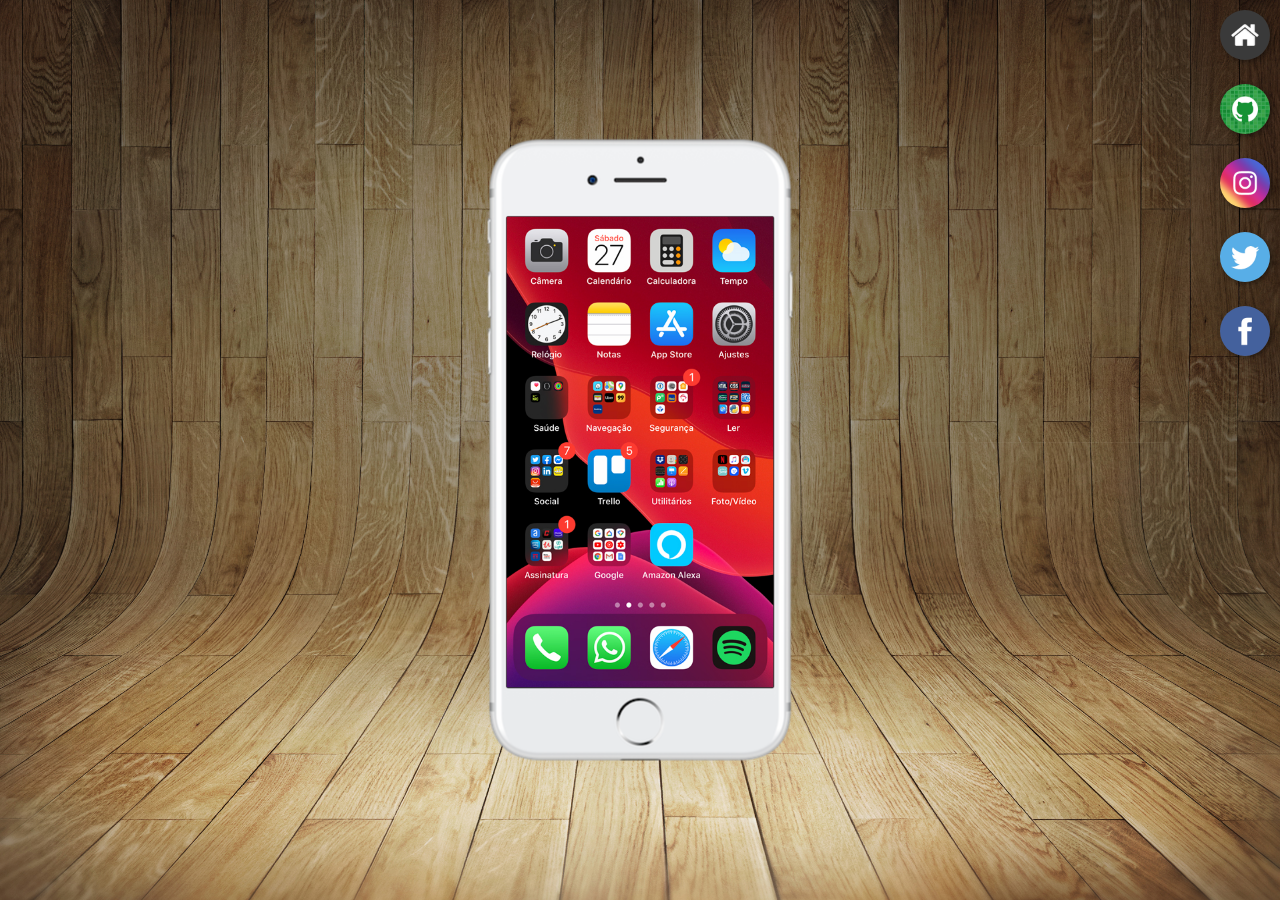
<file: index.html>
<!DOCTYPE html>
<html lang="pt-br">
<head>
    <meta charset="UTF-8">
    <meta name="viewport" content="width=device-width, initial-scale=1.0">
    <link rel="shortcut icon" href="favicon.ico" type="image/x-icon">
    <link rel="stylesheet" href="estilos/style.css">
    <title>Projeto Redes Socias</title>

</head>
<body>
    <main>
        <section id="telefone">
            <iframe src="home.html" frameborder="0" name="tela" id="tela">
                Seu navegador não é compatível com isso
            </iframe>
                
        </section>
        <section id="redes-sociais">
            <a href="home.html" target="tela"><img src="imagens/logo-home.jpg" alt="home"></a><br>
            <a href="github.html" target="tela"><img src="imagens/logo-github.jpg" alt="GitHub"></a><br>
            <a href="instagran.html" target="tela"><img src="imagens/logo-instagram.jpg" alt="Instagram"></a><br>
            <a href="twitter.html" target="tela"><img src="imagens/logo-twitter.jpg" alt="X"></a><br>
            <a href="facebook.html" target="tela"><img src="imagens/logo-facebook.jpg" alt="FaceBook"></a>
        </section>
    </main>
</body>
</html>
</file>
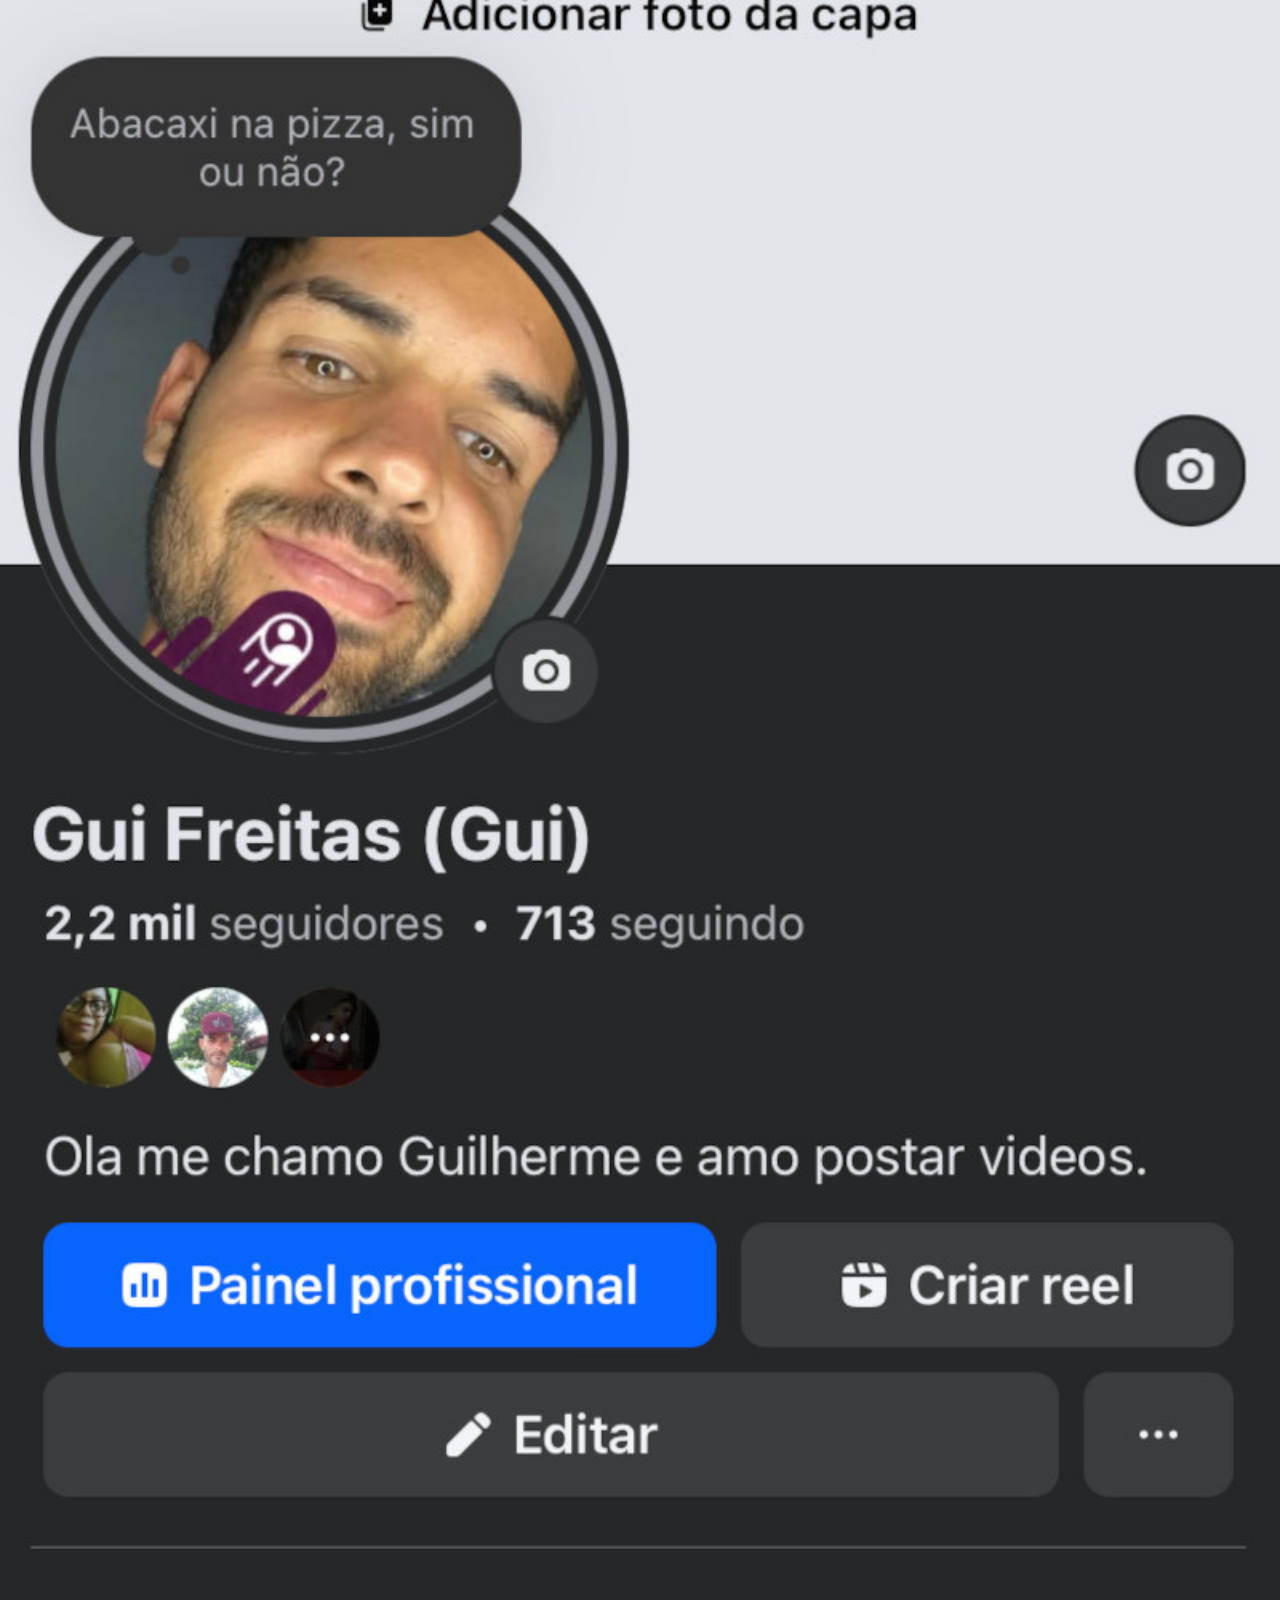
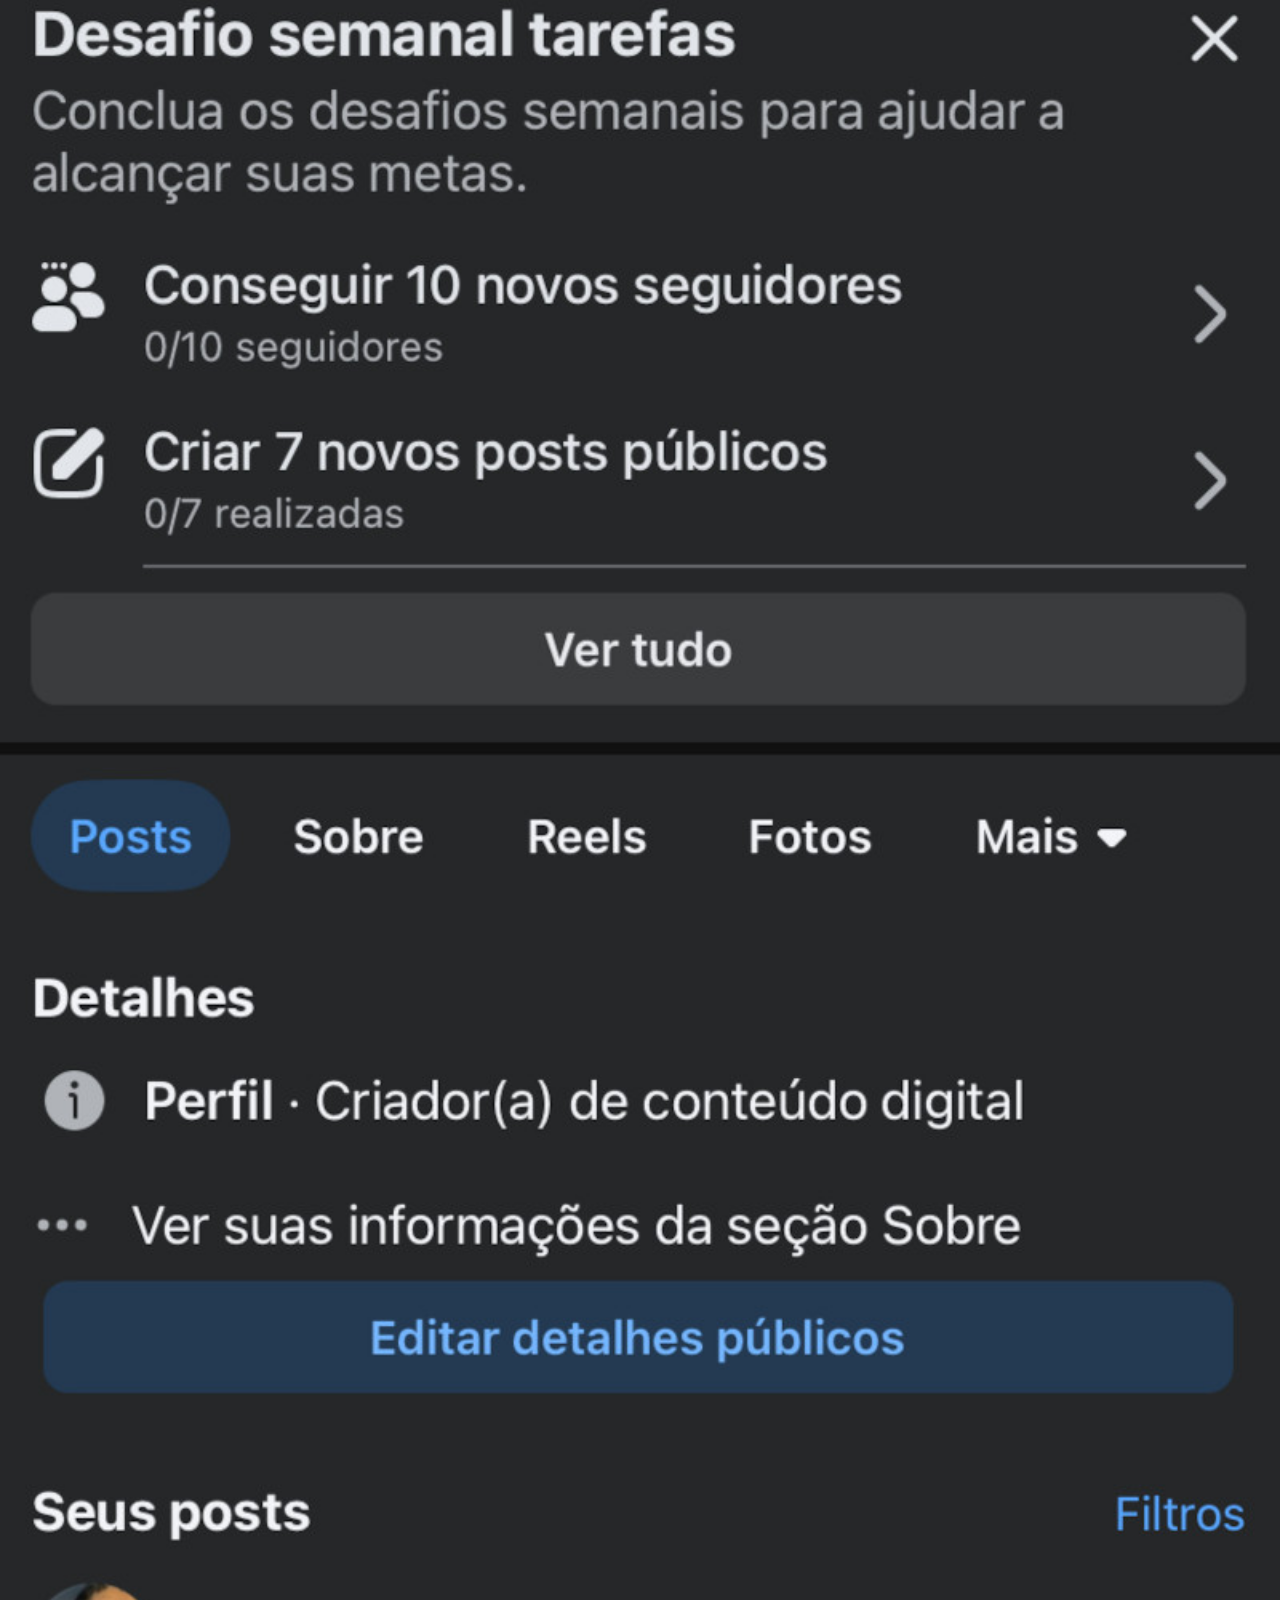
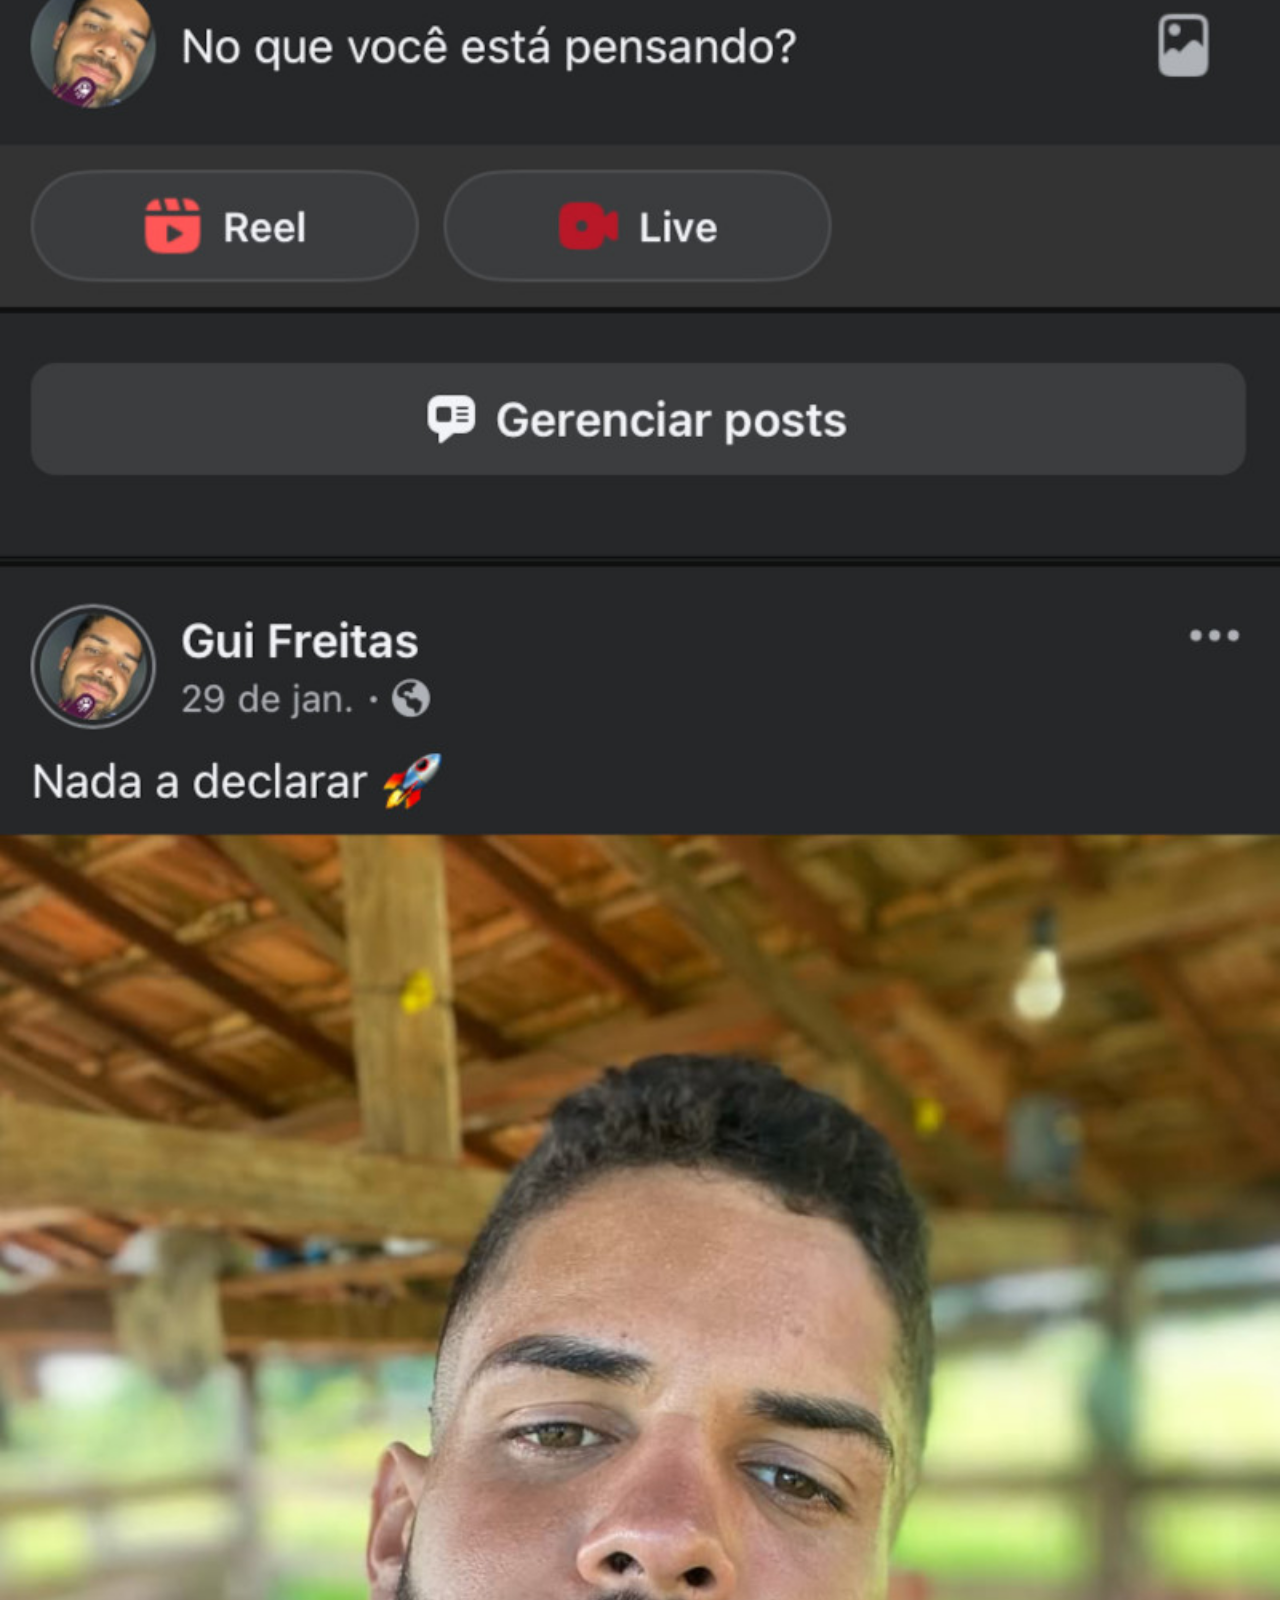
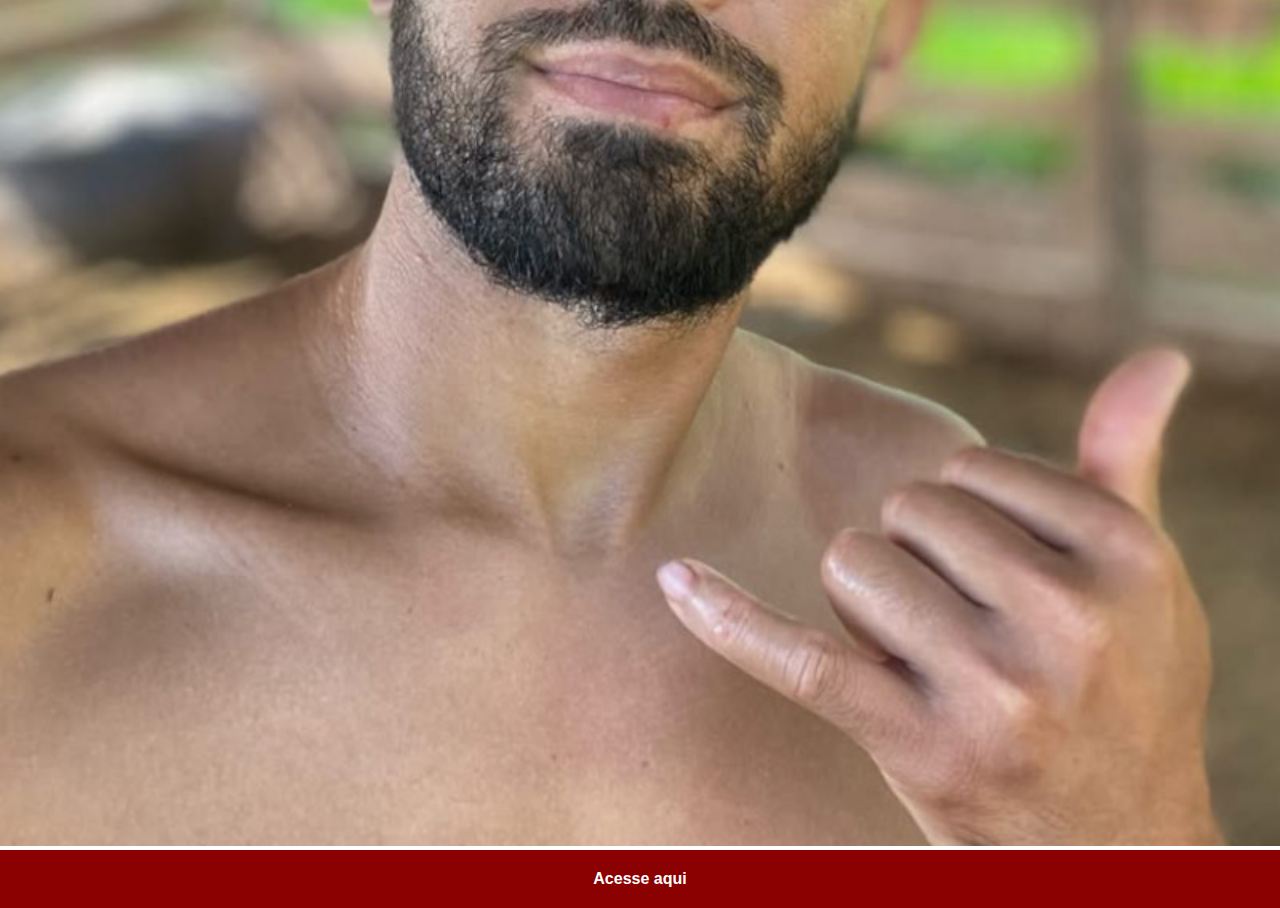
<file: facebook.html>
<!DOCTYPE html>
<html lang="pt-br">
<head>
    <meta charset="UTF-8">
    <meta name="viewport" content="width=device-width, initial-scale=1.0">
    <title>Tela Facebook</title>
    <link rel="stylesheet" href="estilos/social.css">
</head>
<body>
    <img src="imagens/tela-facebook.jpg" alt="Facebook">
    <a href="https://Facebook.com/guifreitas" target="_blank">Acesse aqui</a>
</body>
</html>
</file>
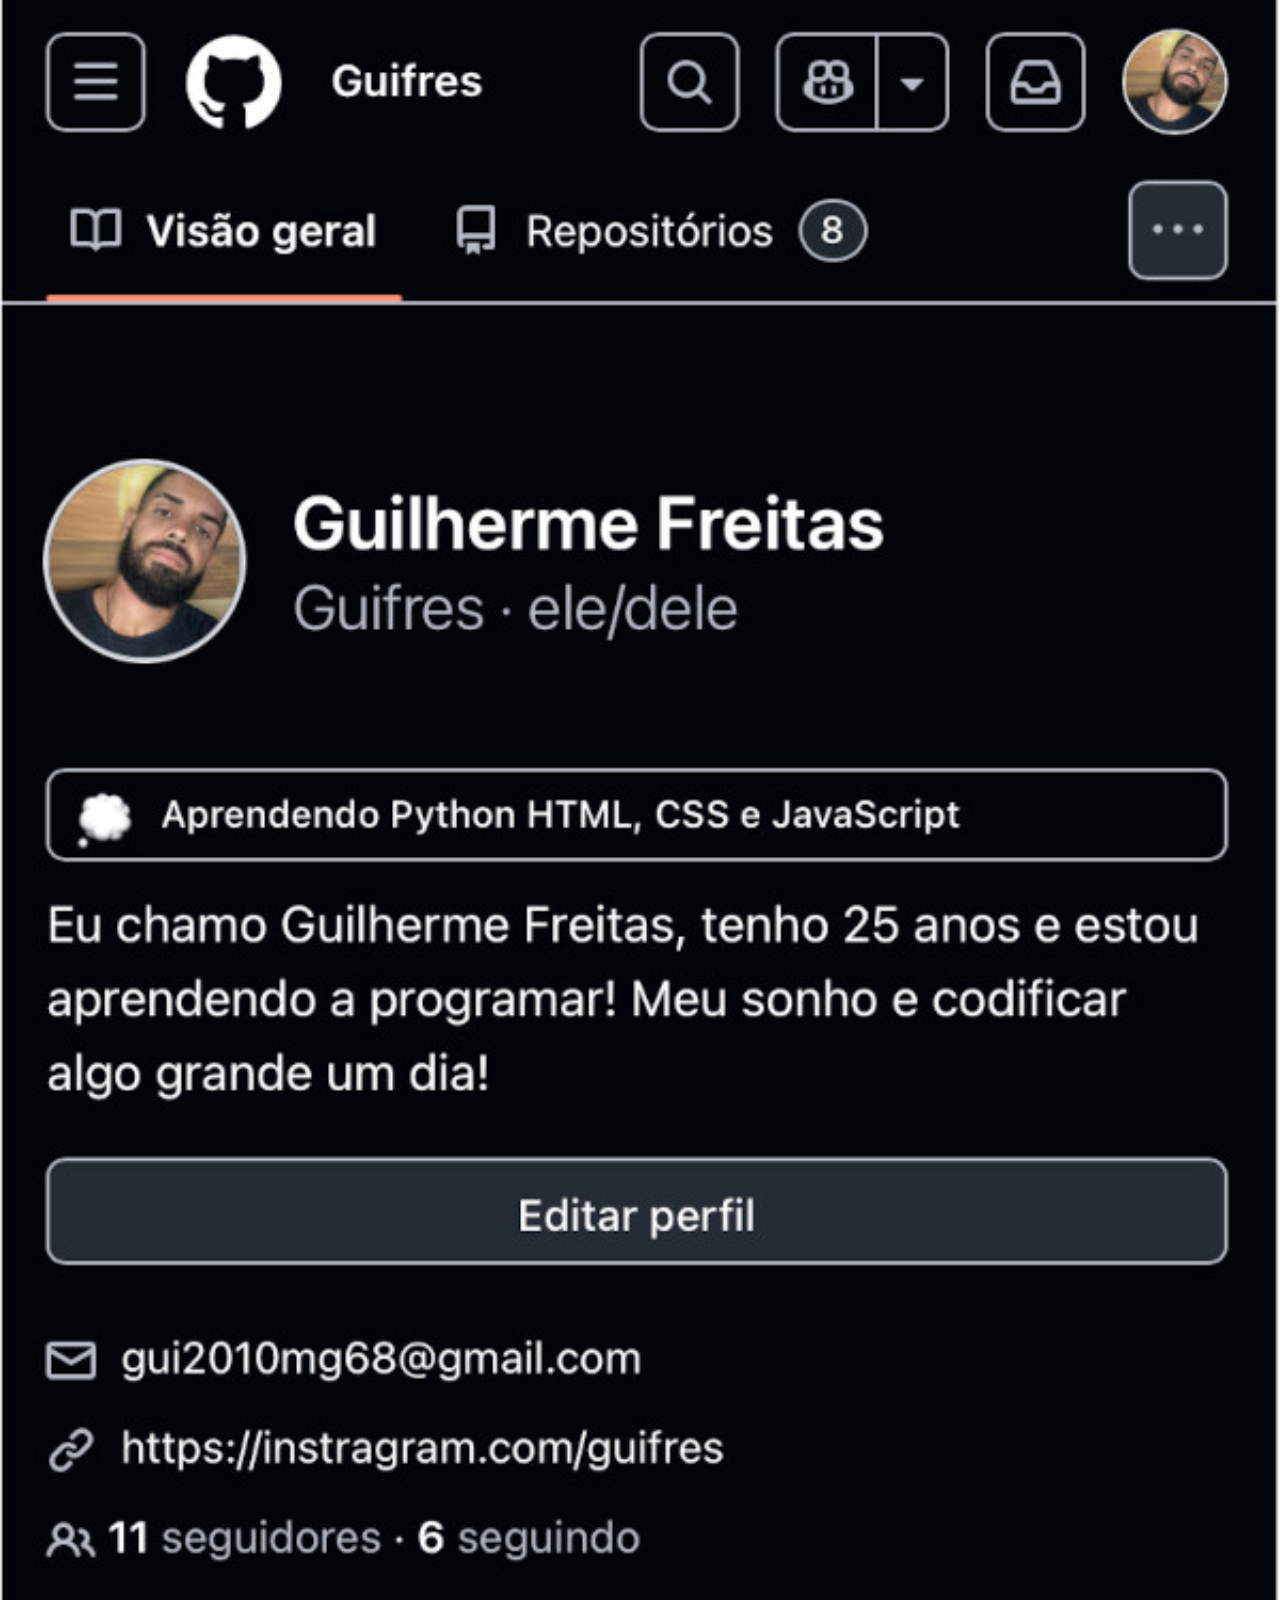
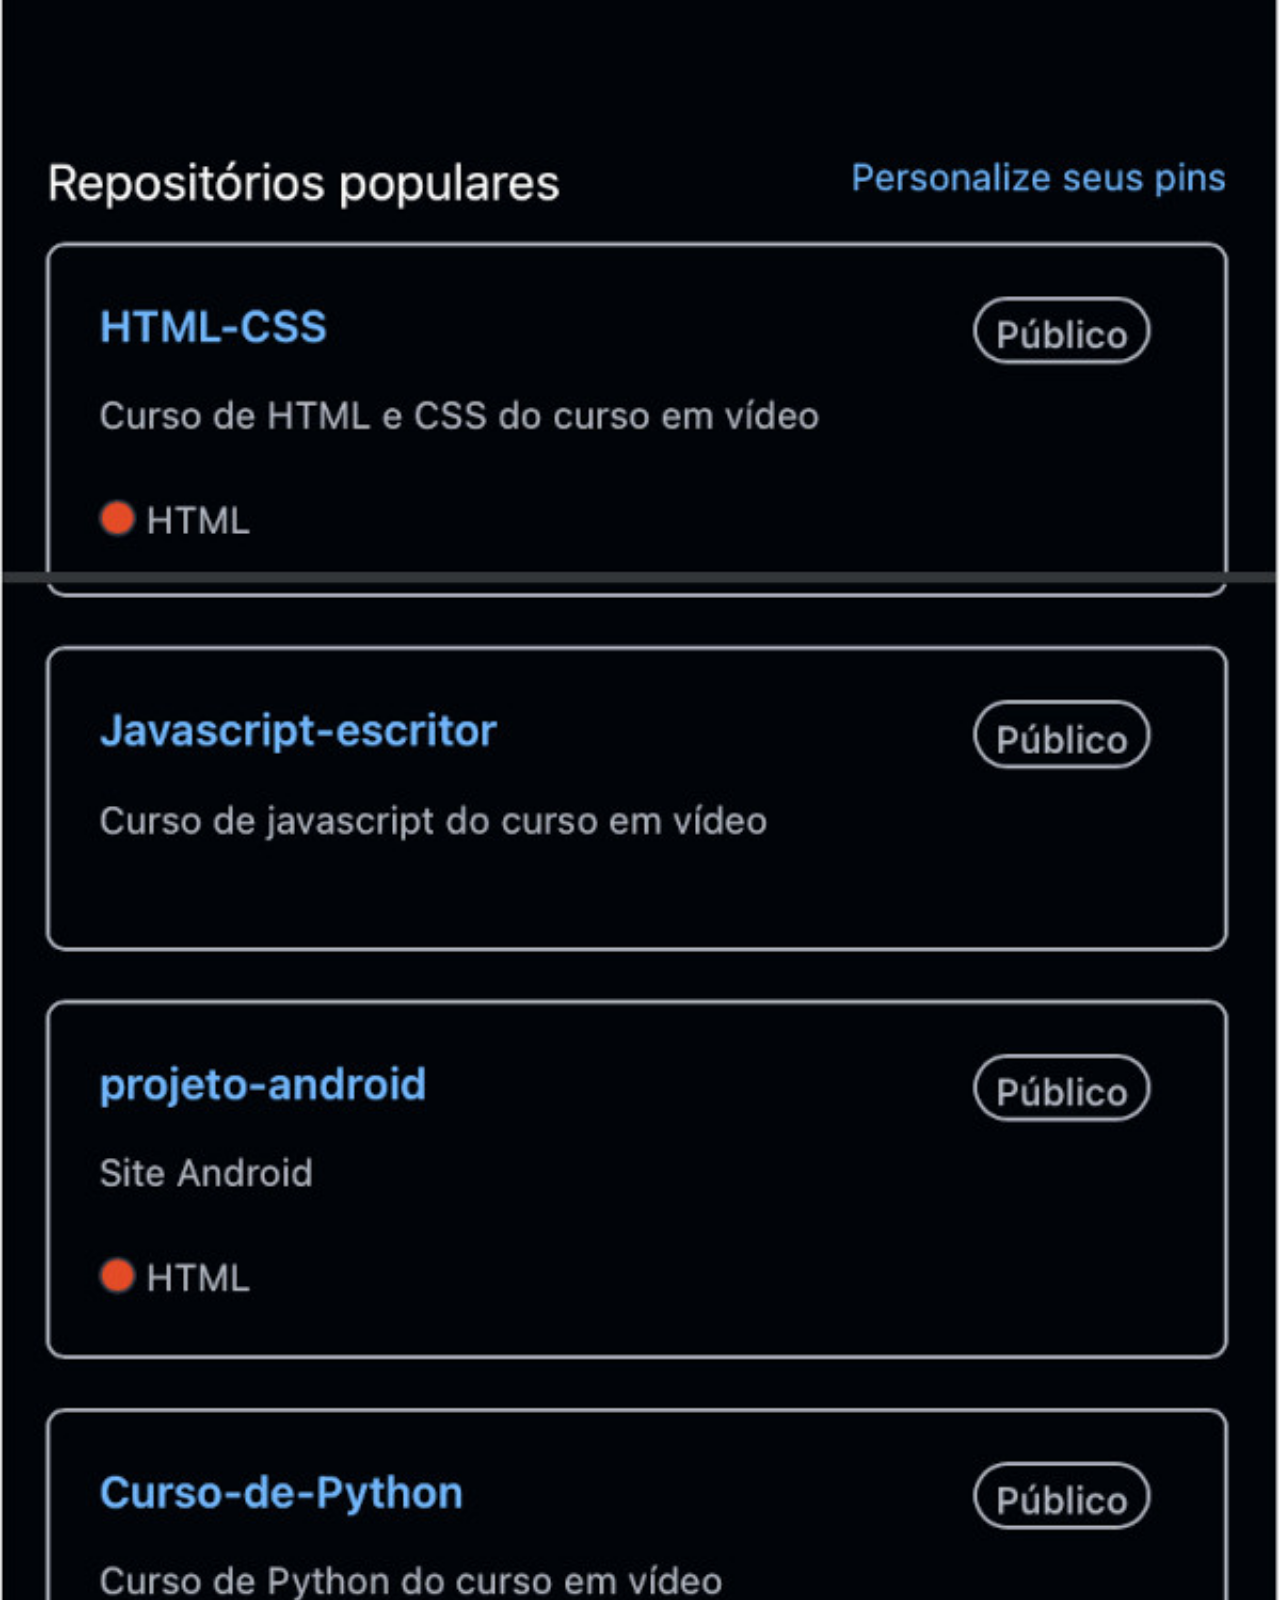
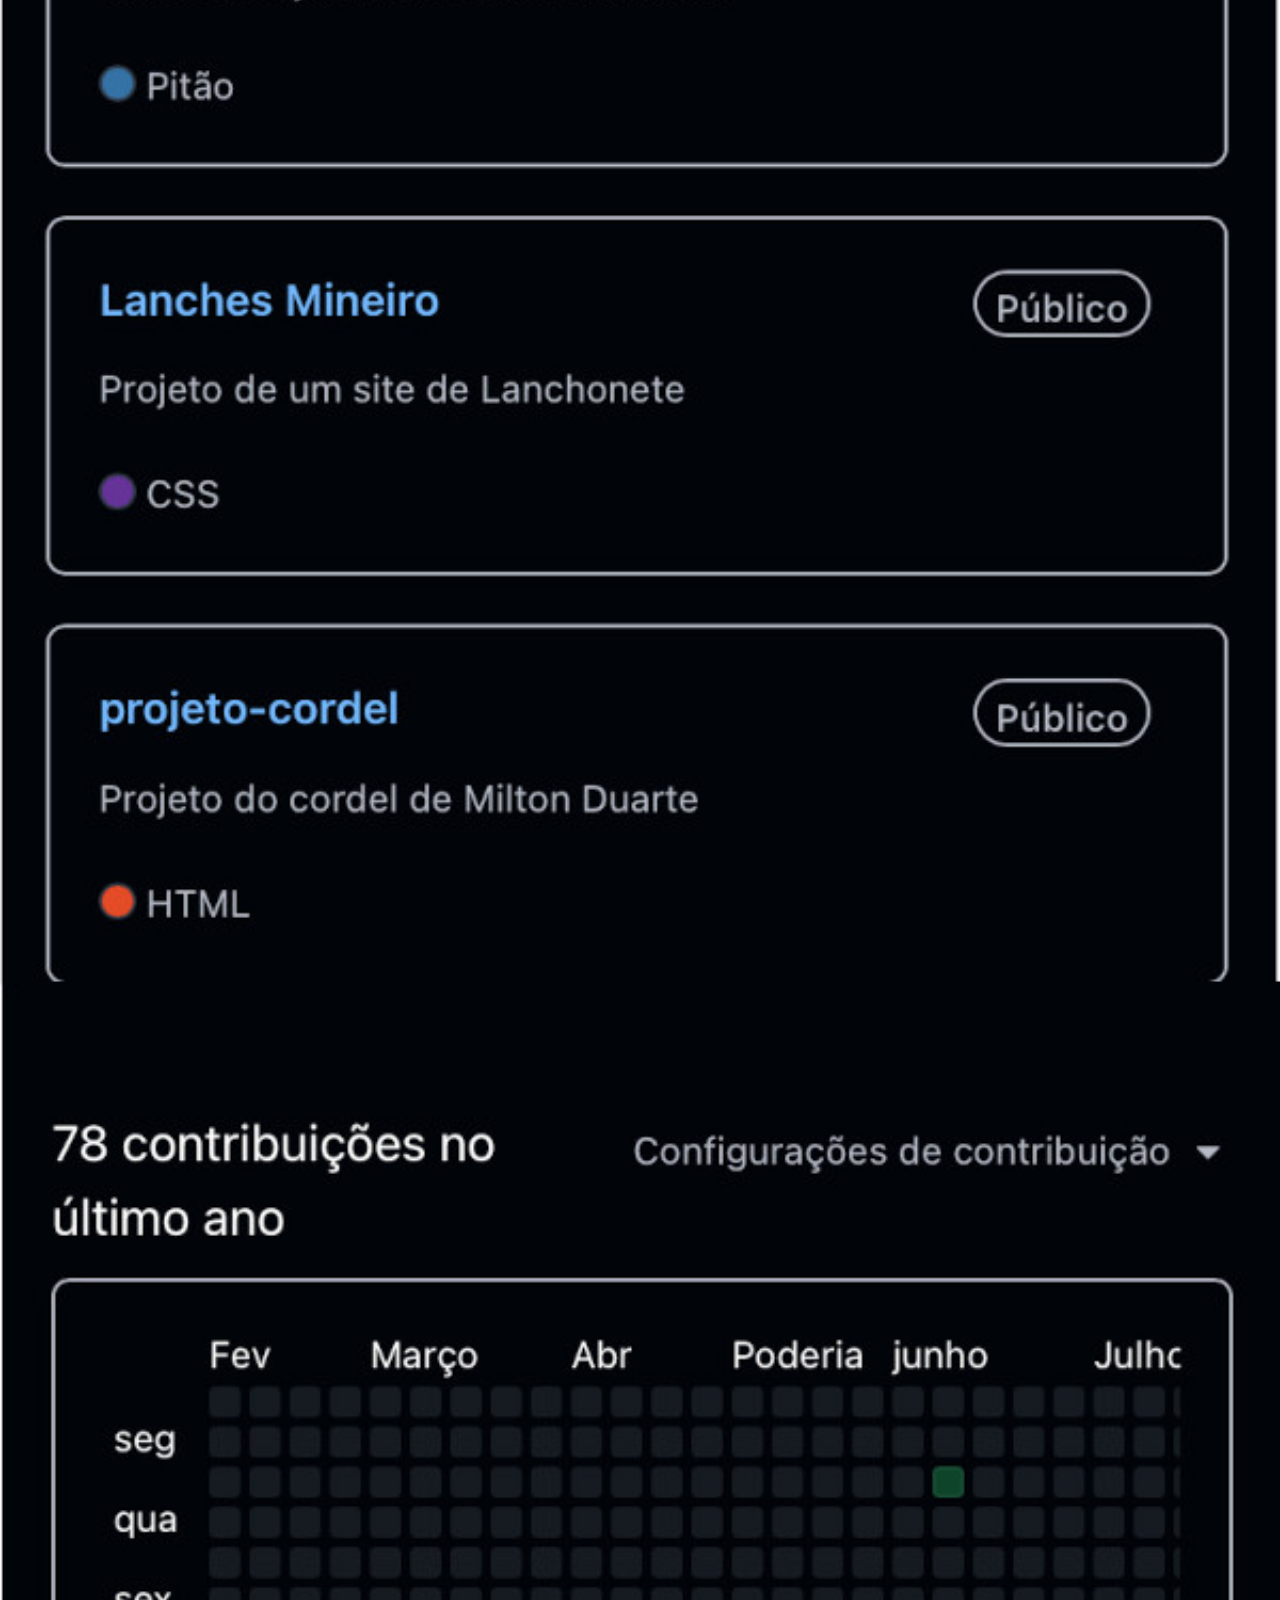
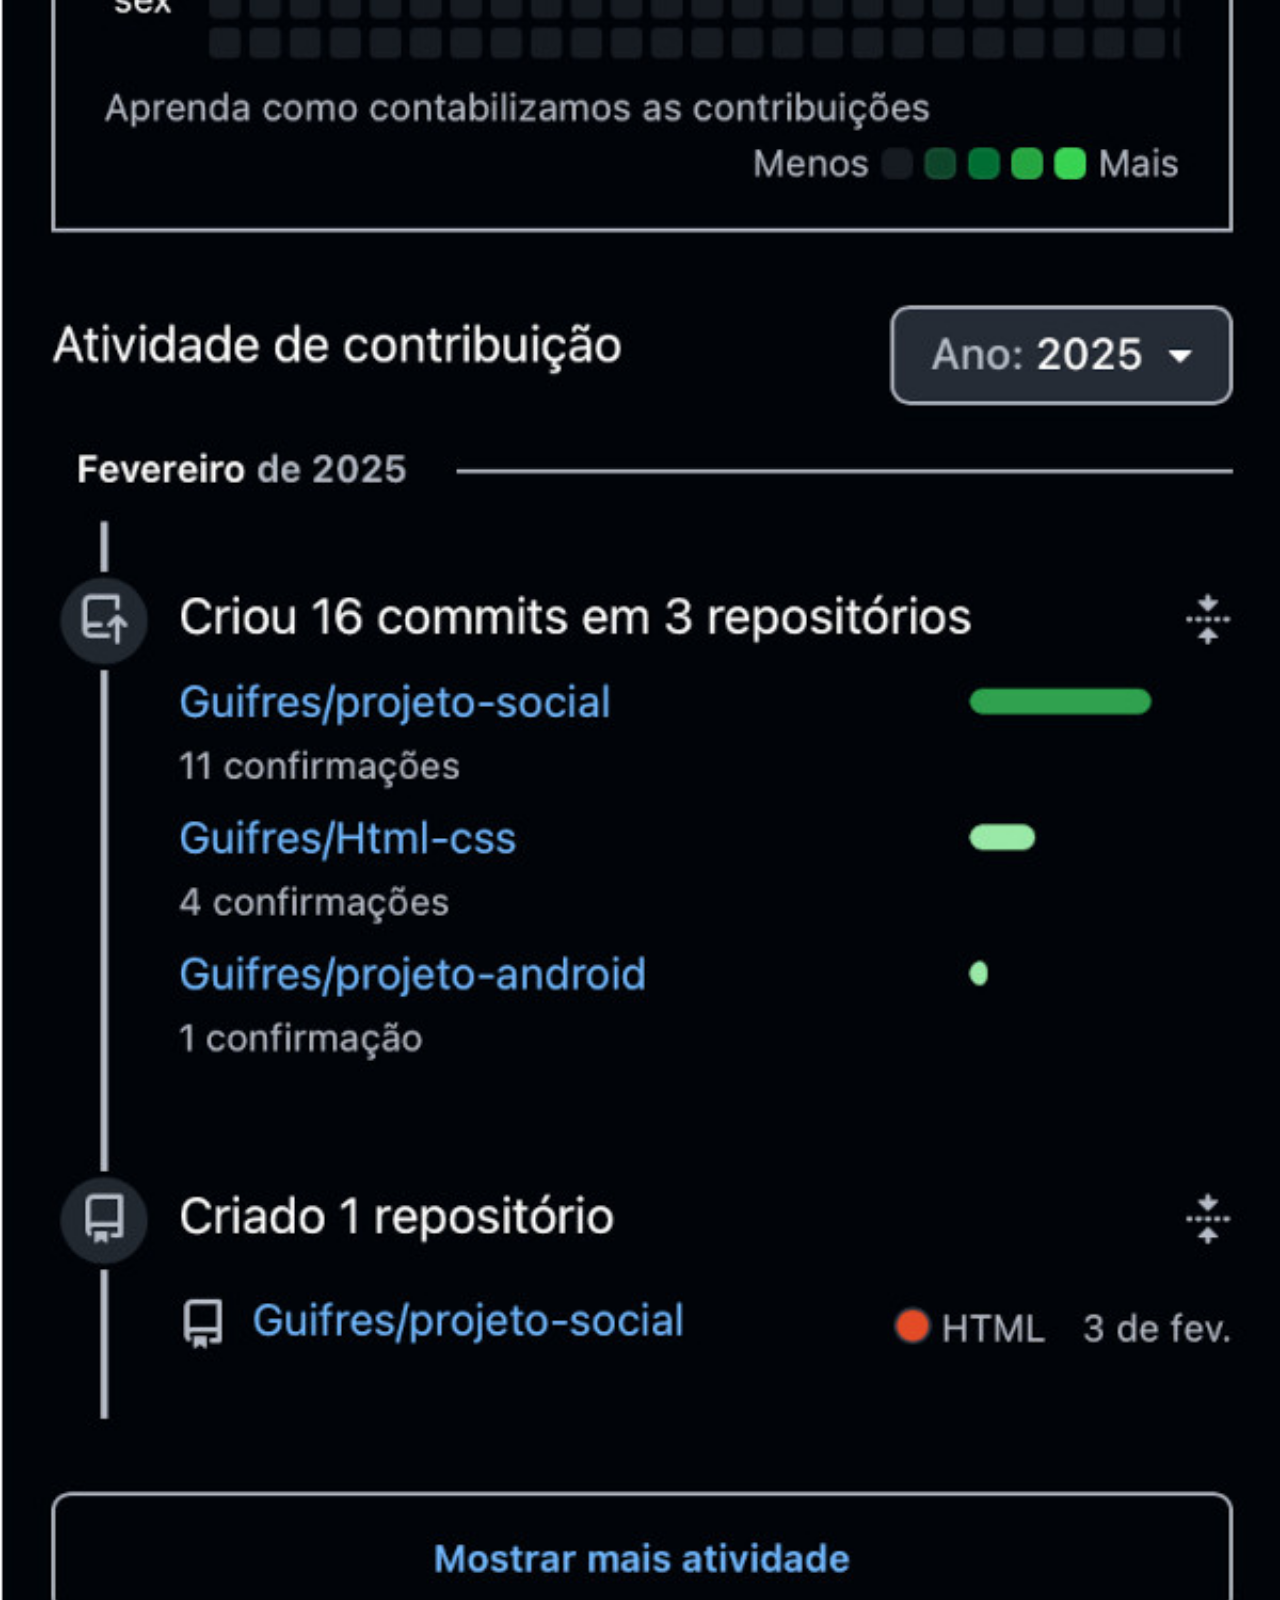
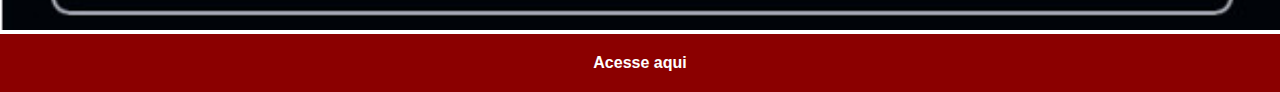
<file: github.html>
<!DOCTYPE html>
<html lang="pt-br">
<head>
    <meta charset="UTF-8">
    <meta name="viewport" content="width=device-width, initial-scale=1.0">
    <title>Tela GitHub</title>
    <link rel="stylesheet" href="estilos/social.css">
</head>
<body>
    <img src="imagens/tela-Git-hub.jpg" alt="GitHub">
    <a href="https://github.com/Guifres" target="_blank">Acesse aqui</a>
</body>
</html>
</file>
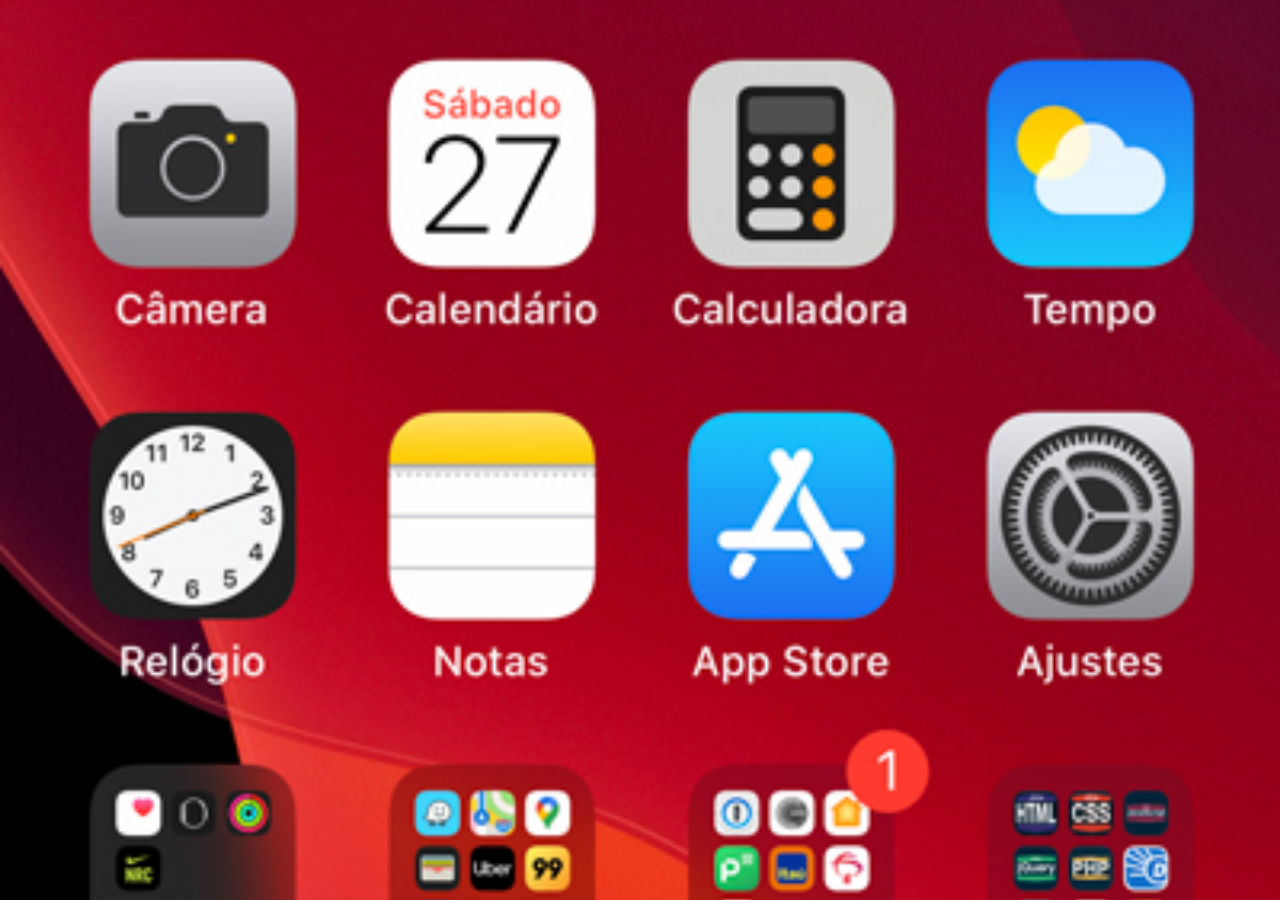
<file: home.html>
<!DOCTYPE html>
<html lang="pt-br">
<head>
    <meta charset="UTF-8">
    <meta name="viewport" content="width=device-width, initial-scale=1.0">
    <title>home</title>
</head>
<style>
    * {
        margin: 0px;
        padding: 0px;

    }

    body {
        width: 100vw;
        height: 100vh;
        background: black url('imagens/tela-home.jpg') no-repeat top center;
        background-size: cover;
    }
</style>
<body>
    
</body>
</html>
</file>
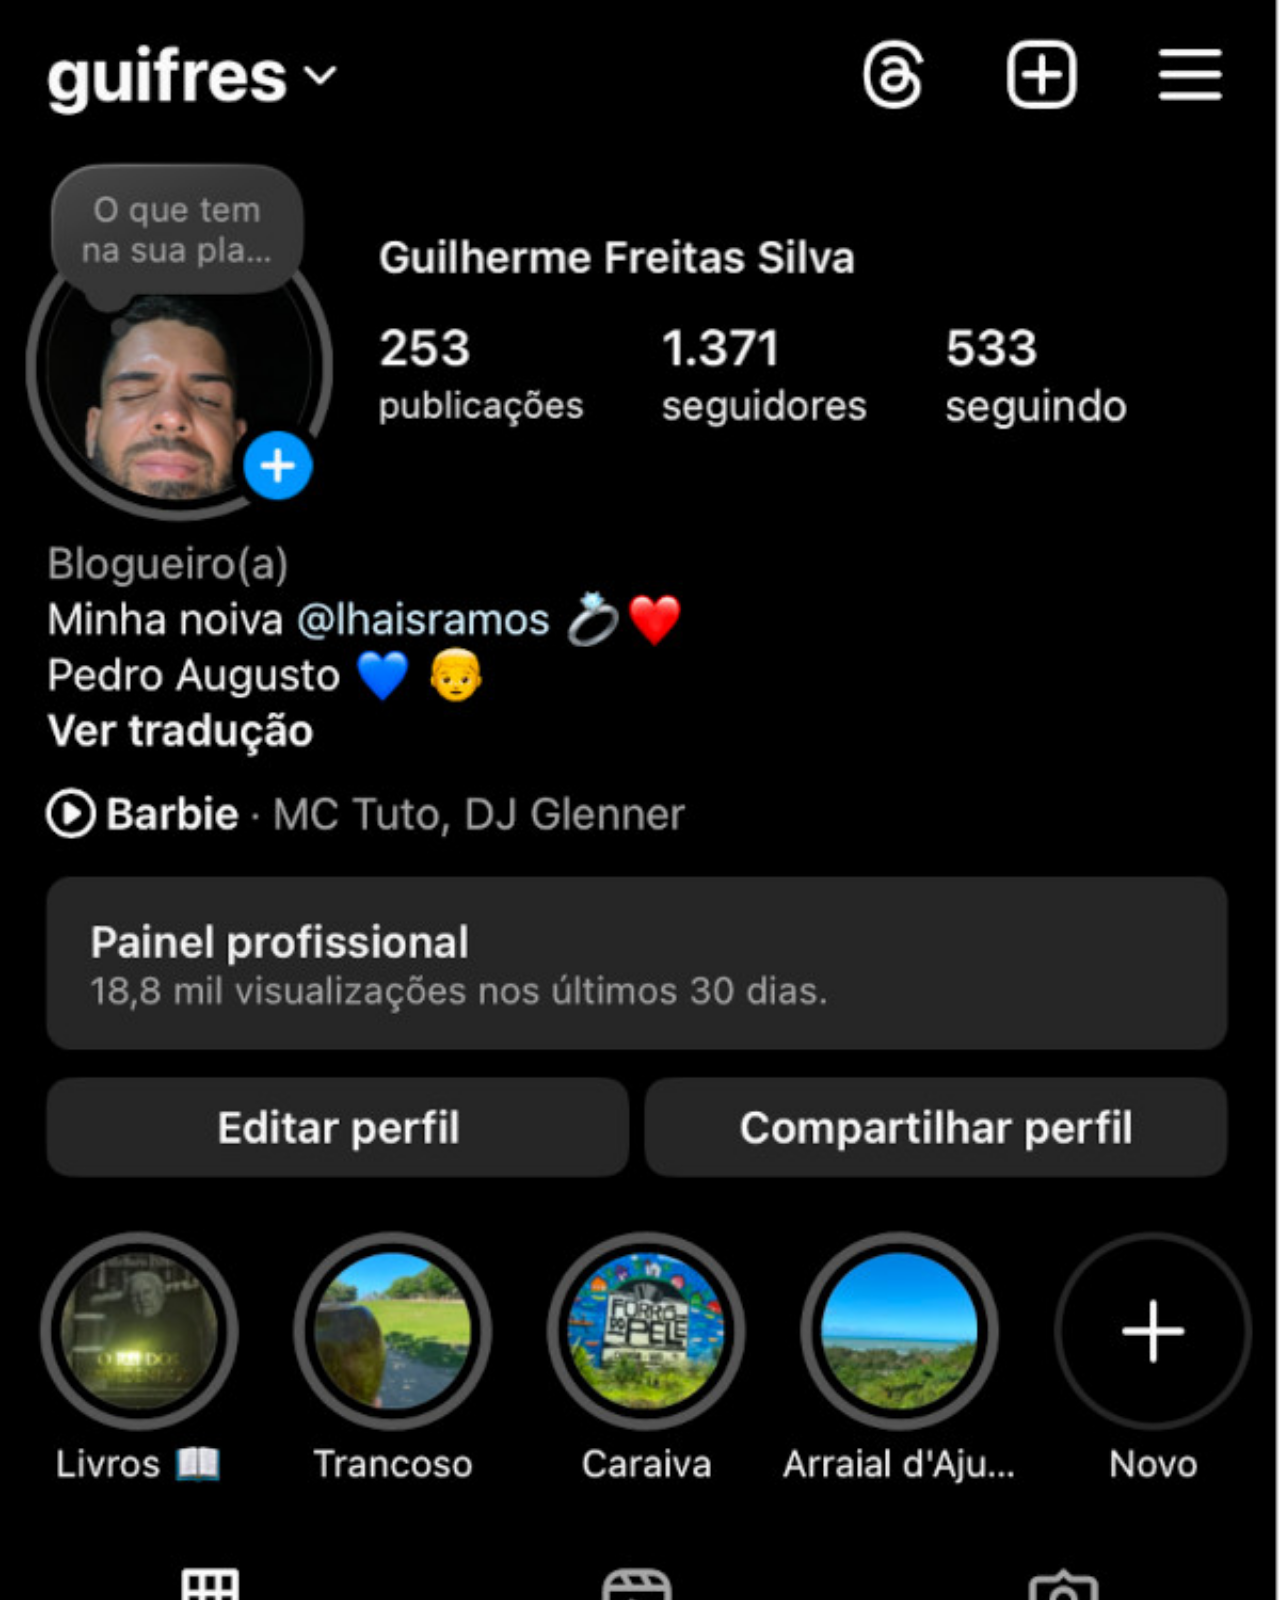
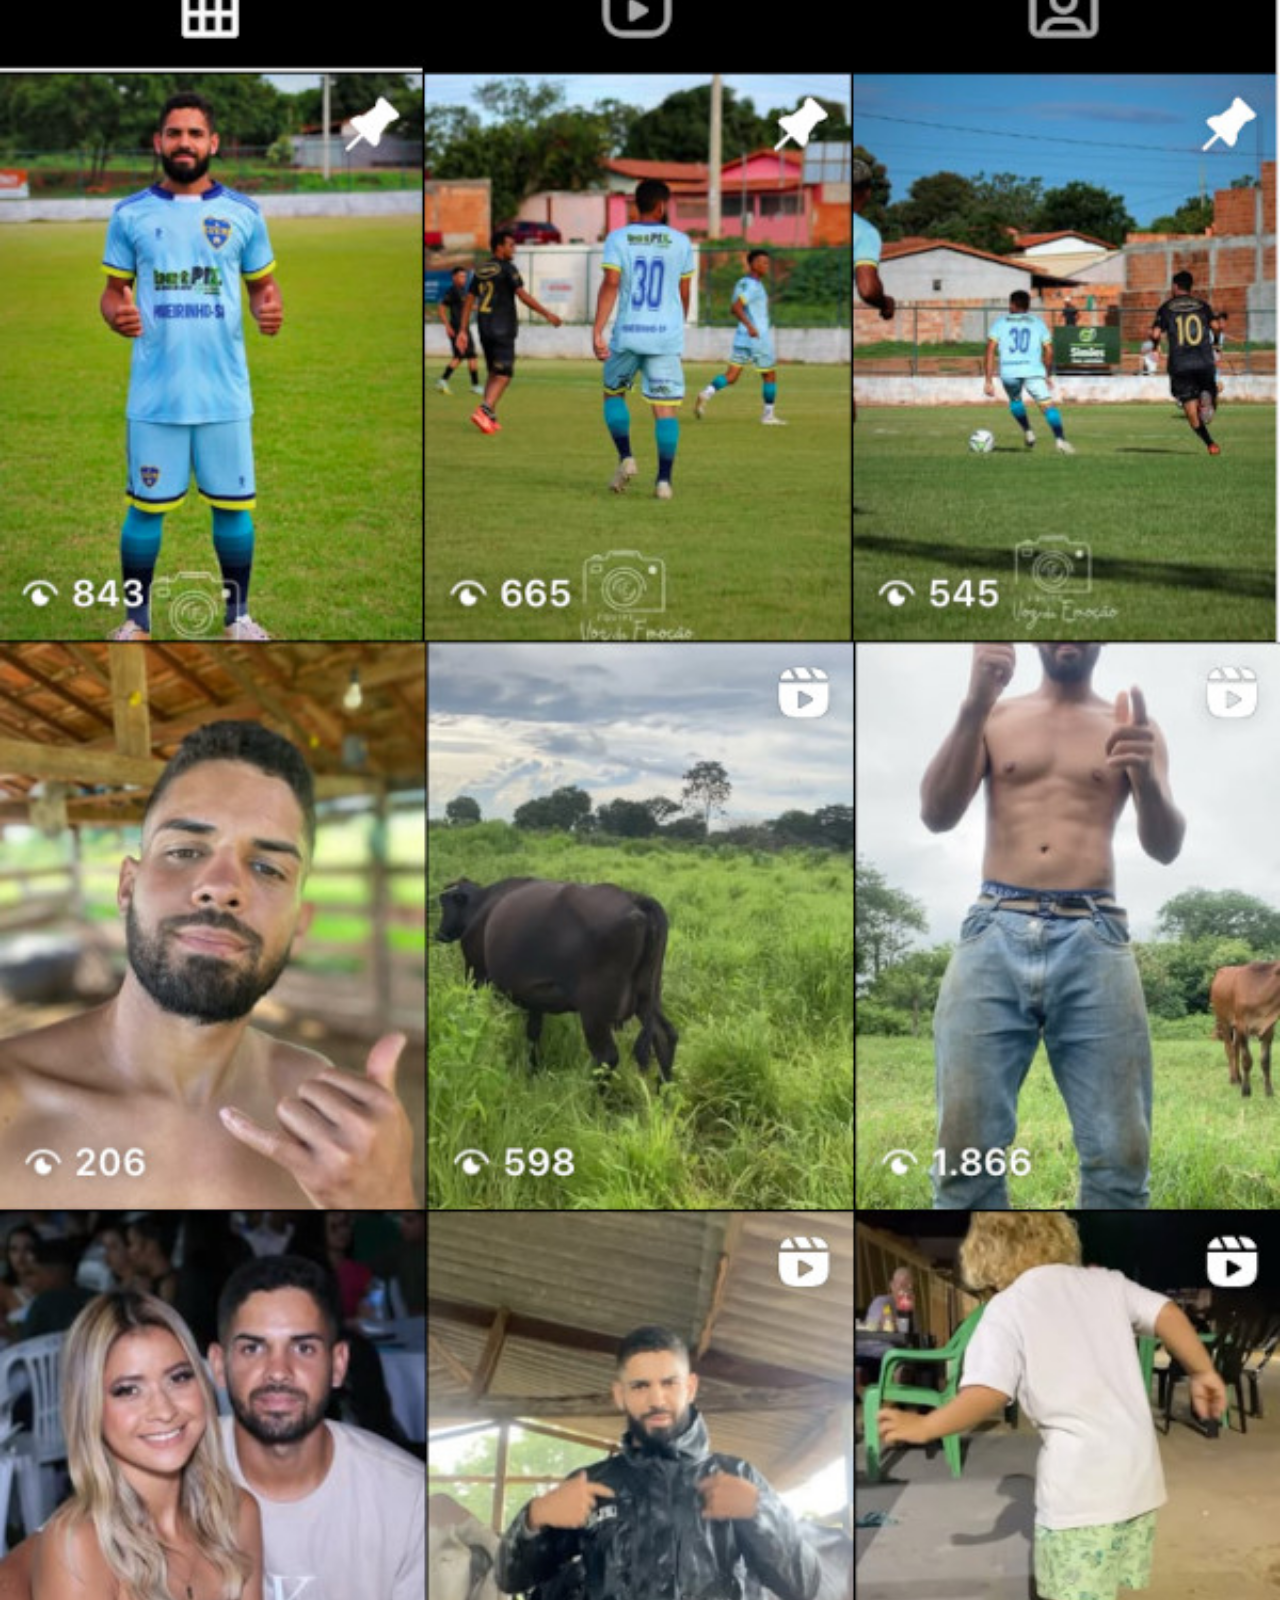
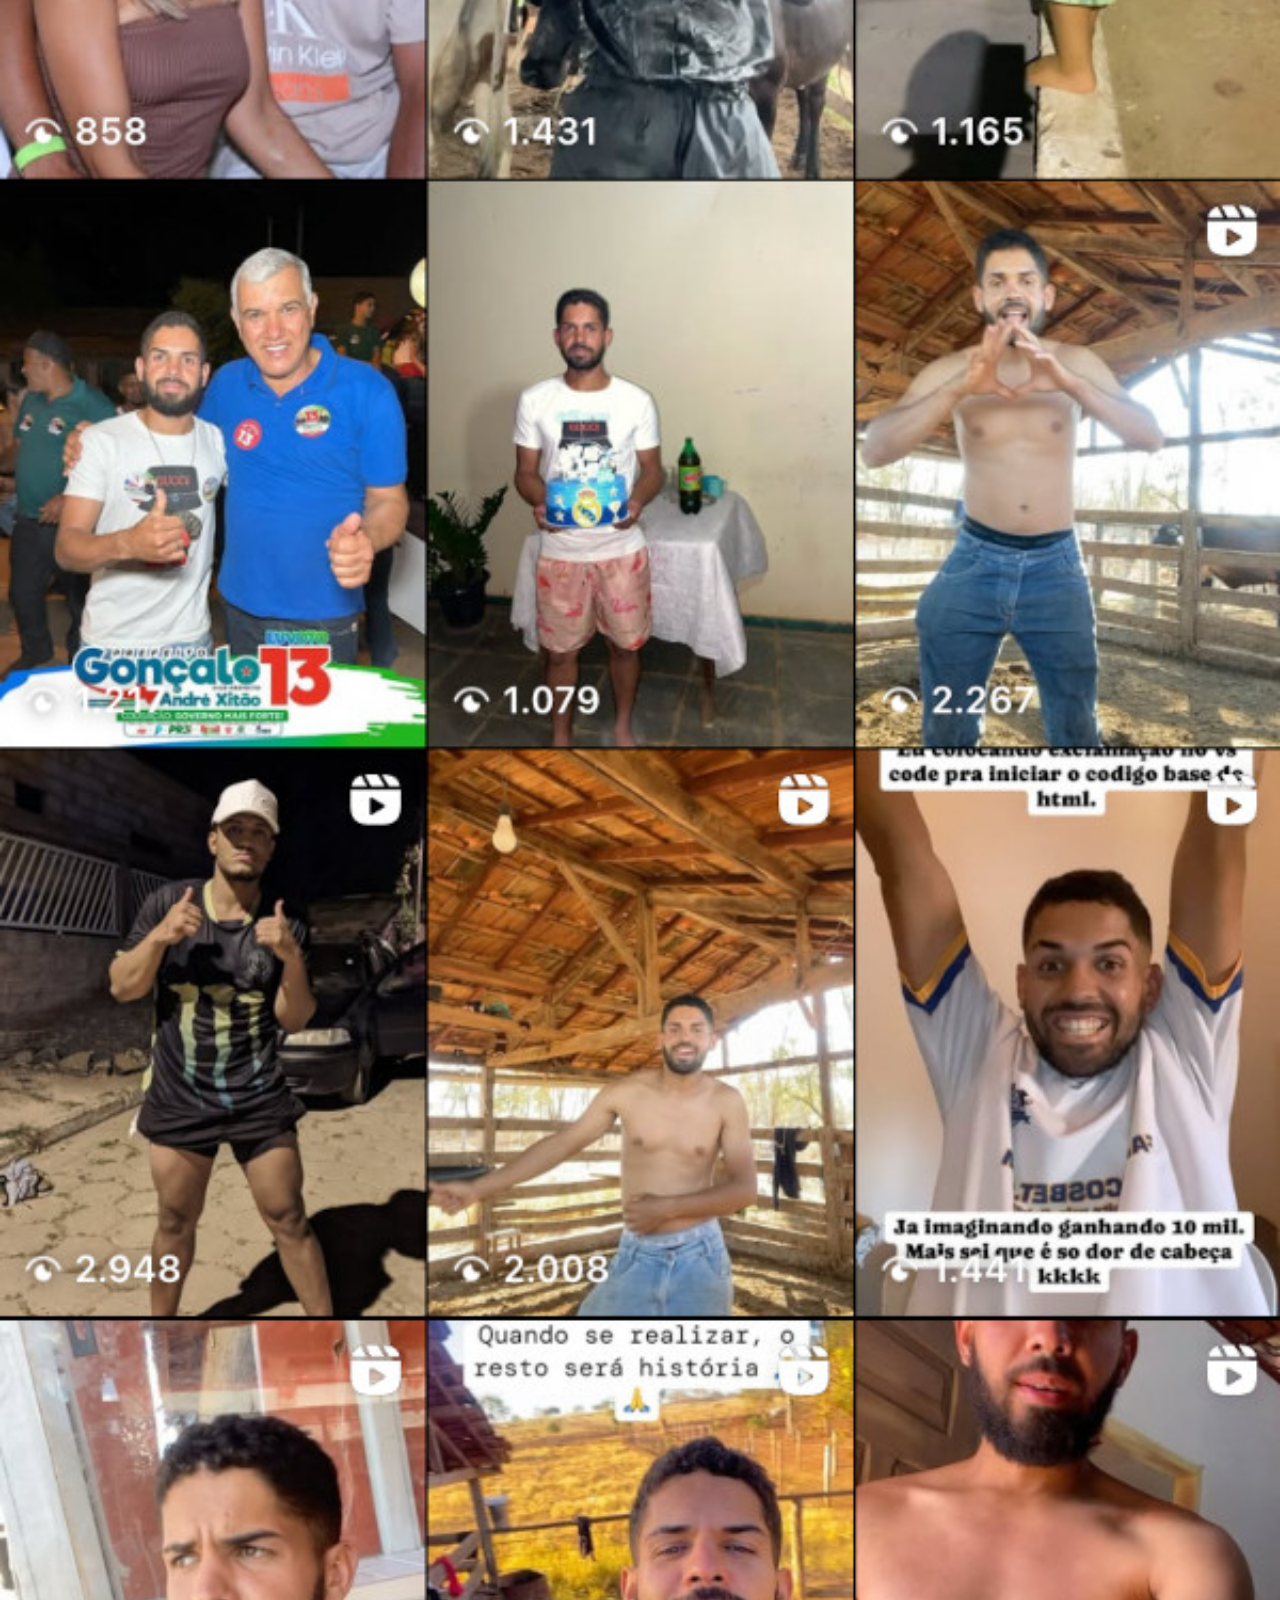
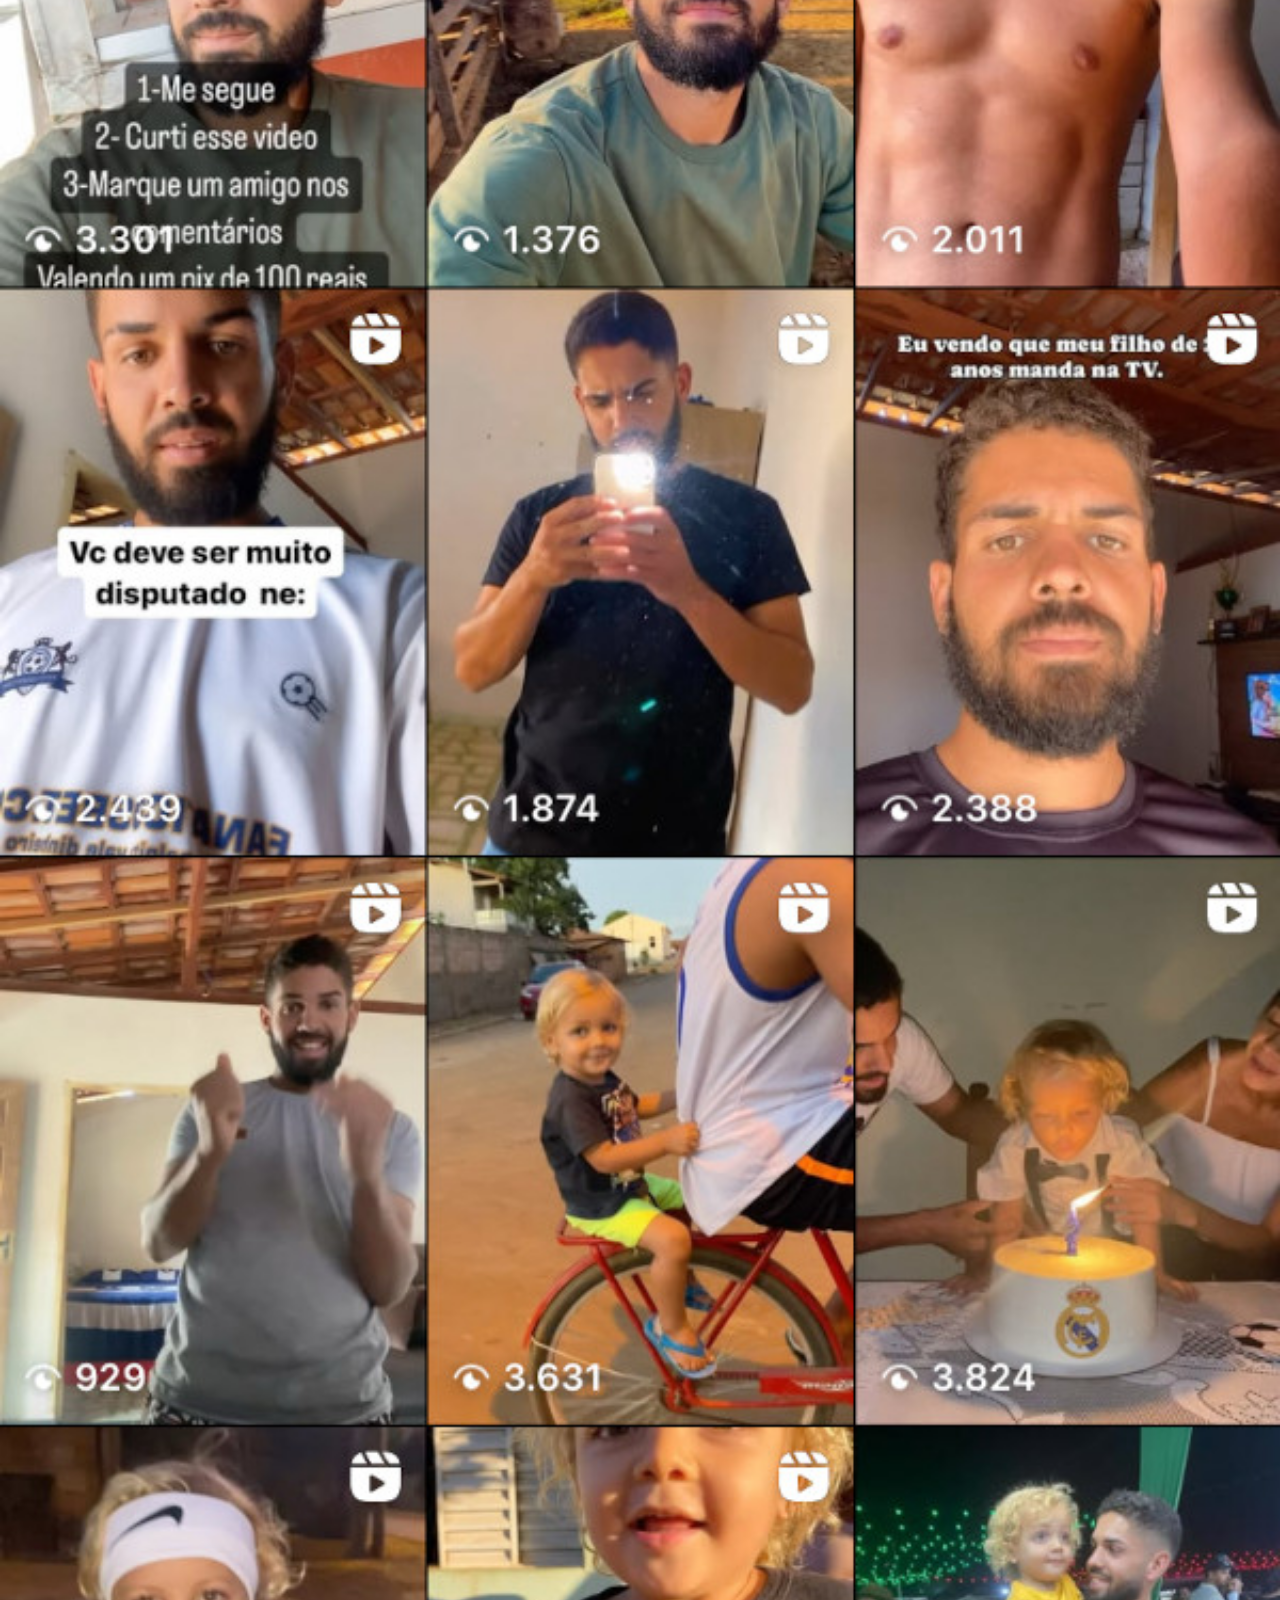
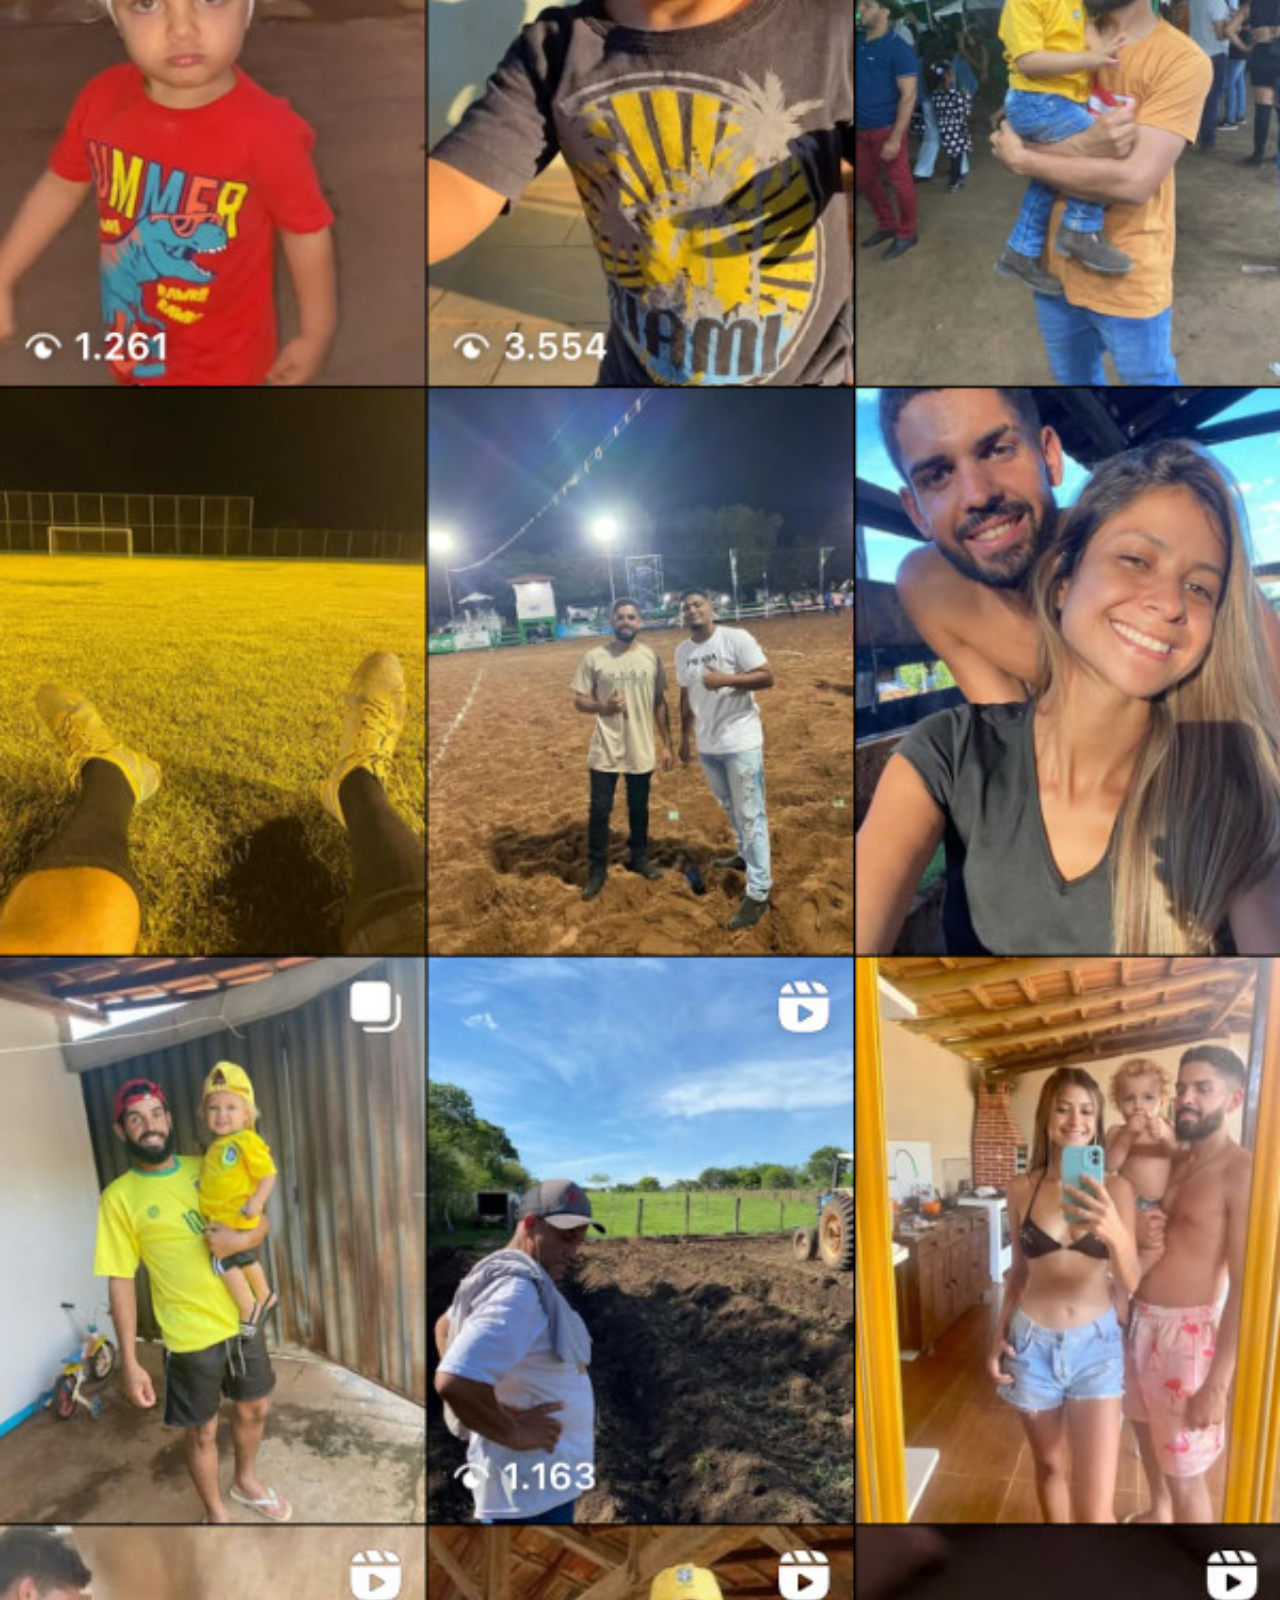
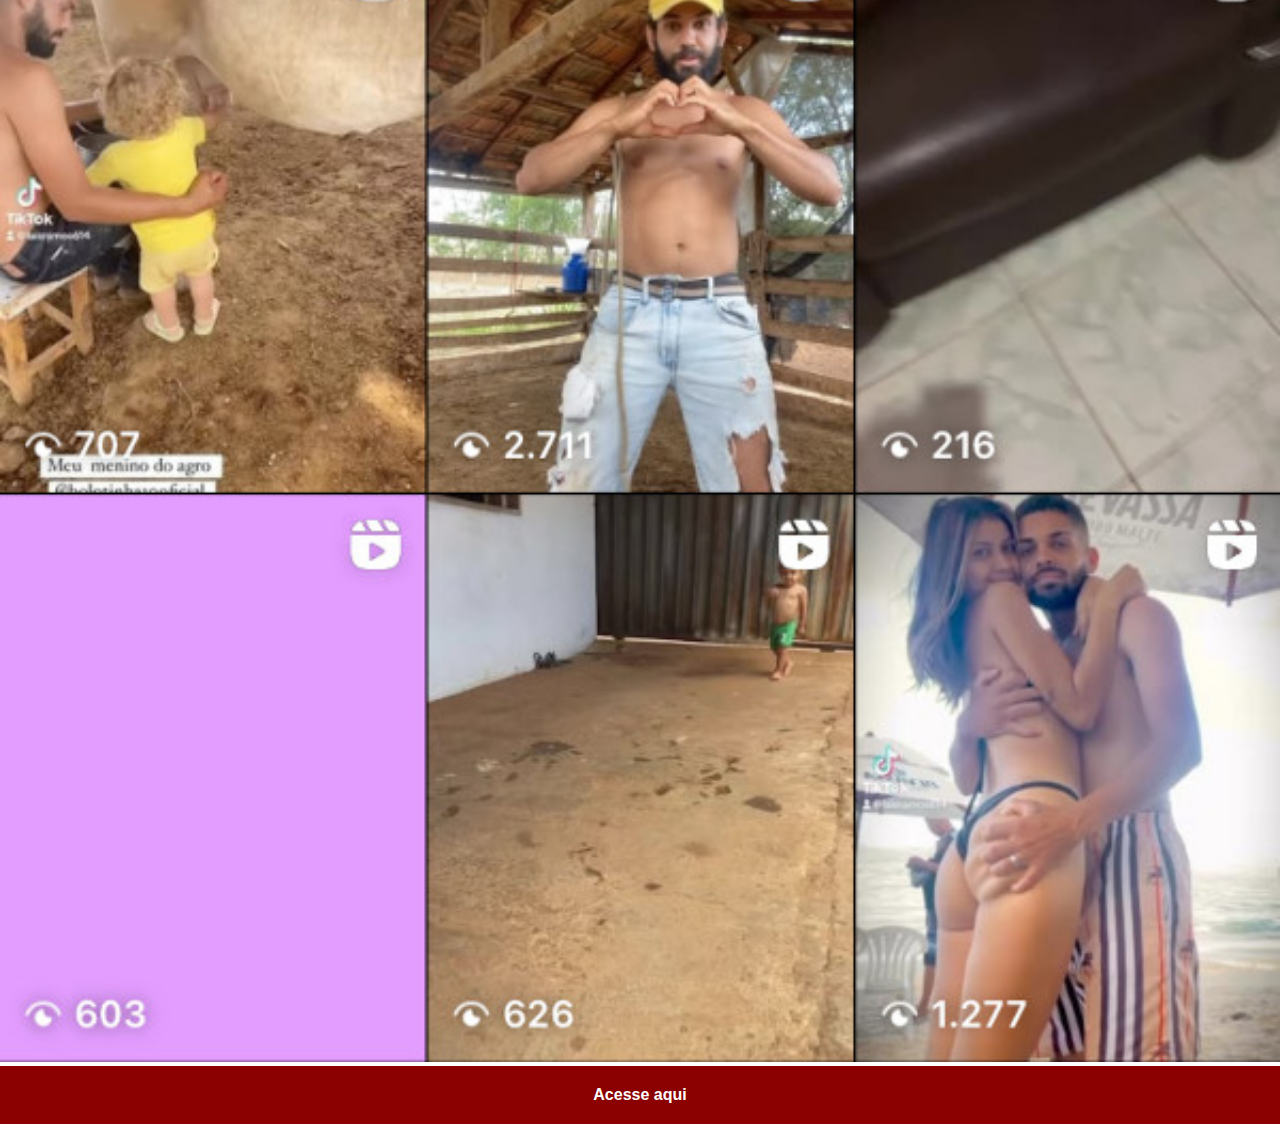
<file: instagran.html>
<!DOCTYPE html>
<html lang="pt-br">
<head>
    <meta charset="UTF-8">
    <meta name="viewport" content="width=device-width, initial-scale=1.0">
    <title>instagran</title>
    <link rel="stylesheet" href="estilos/social.css">
</head>
<body>
    <img src="imagens/tela-instagram.jpg" alt="instagran">
    <a href="https://instagram.com/guifres" target="_blank">Acesse aqui</a>
</body>
</html>
</file>
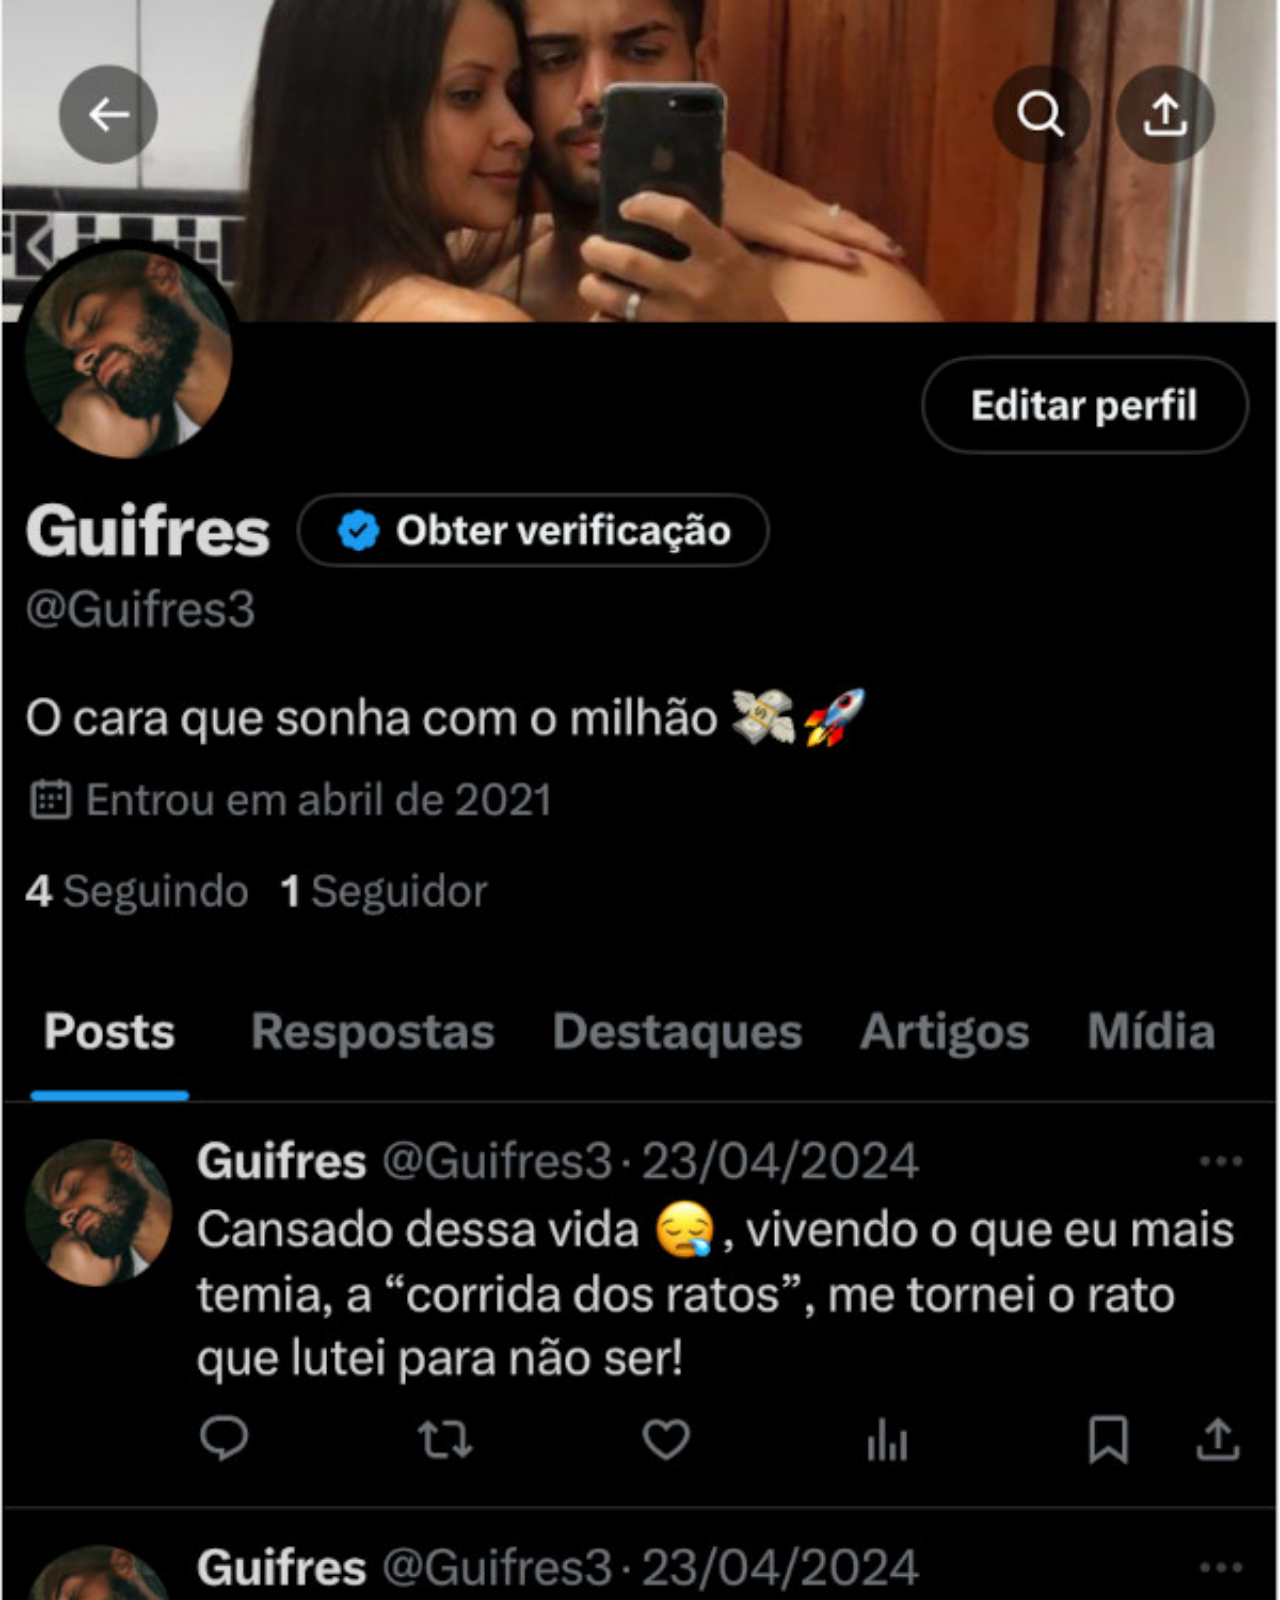
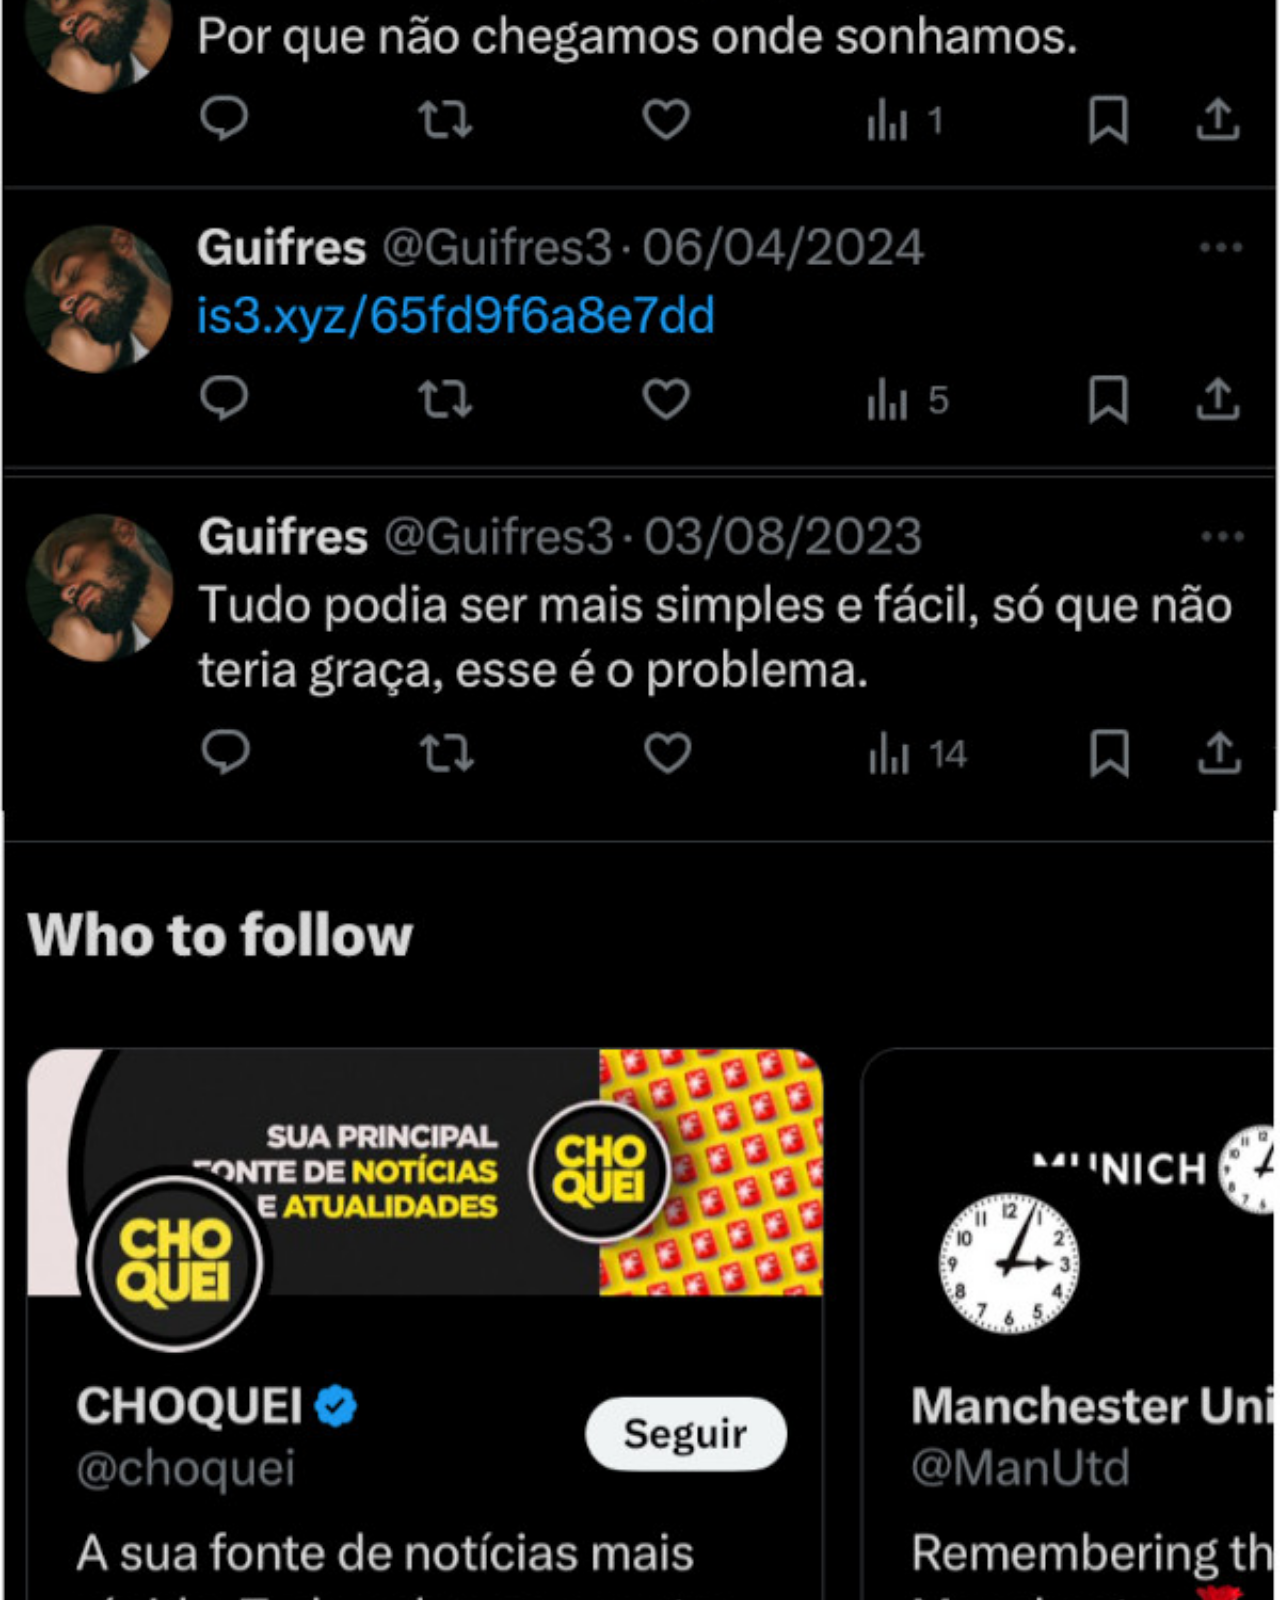
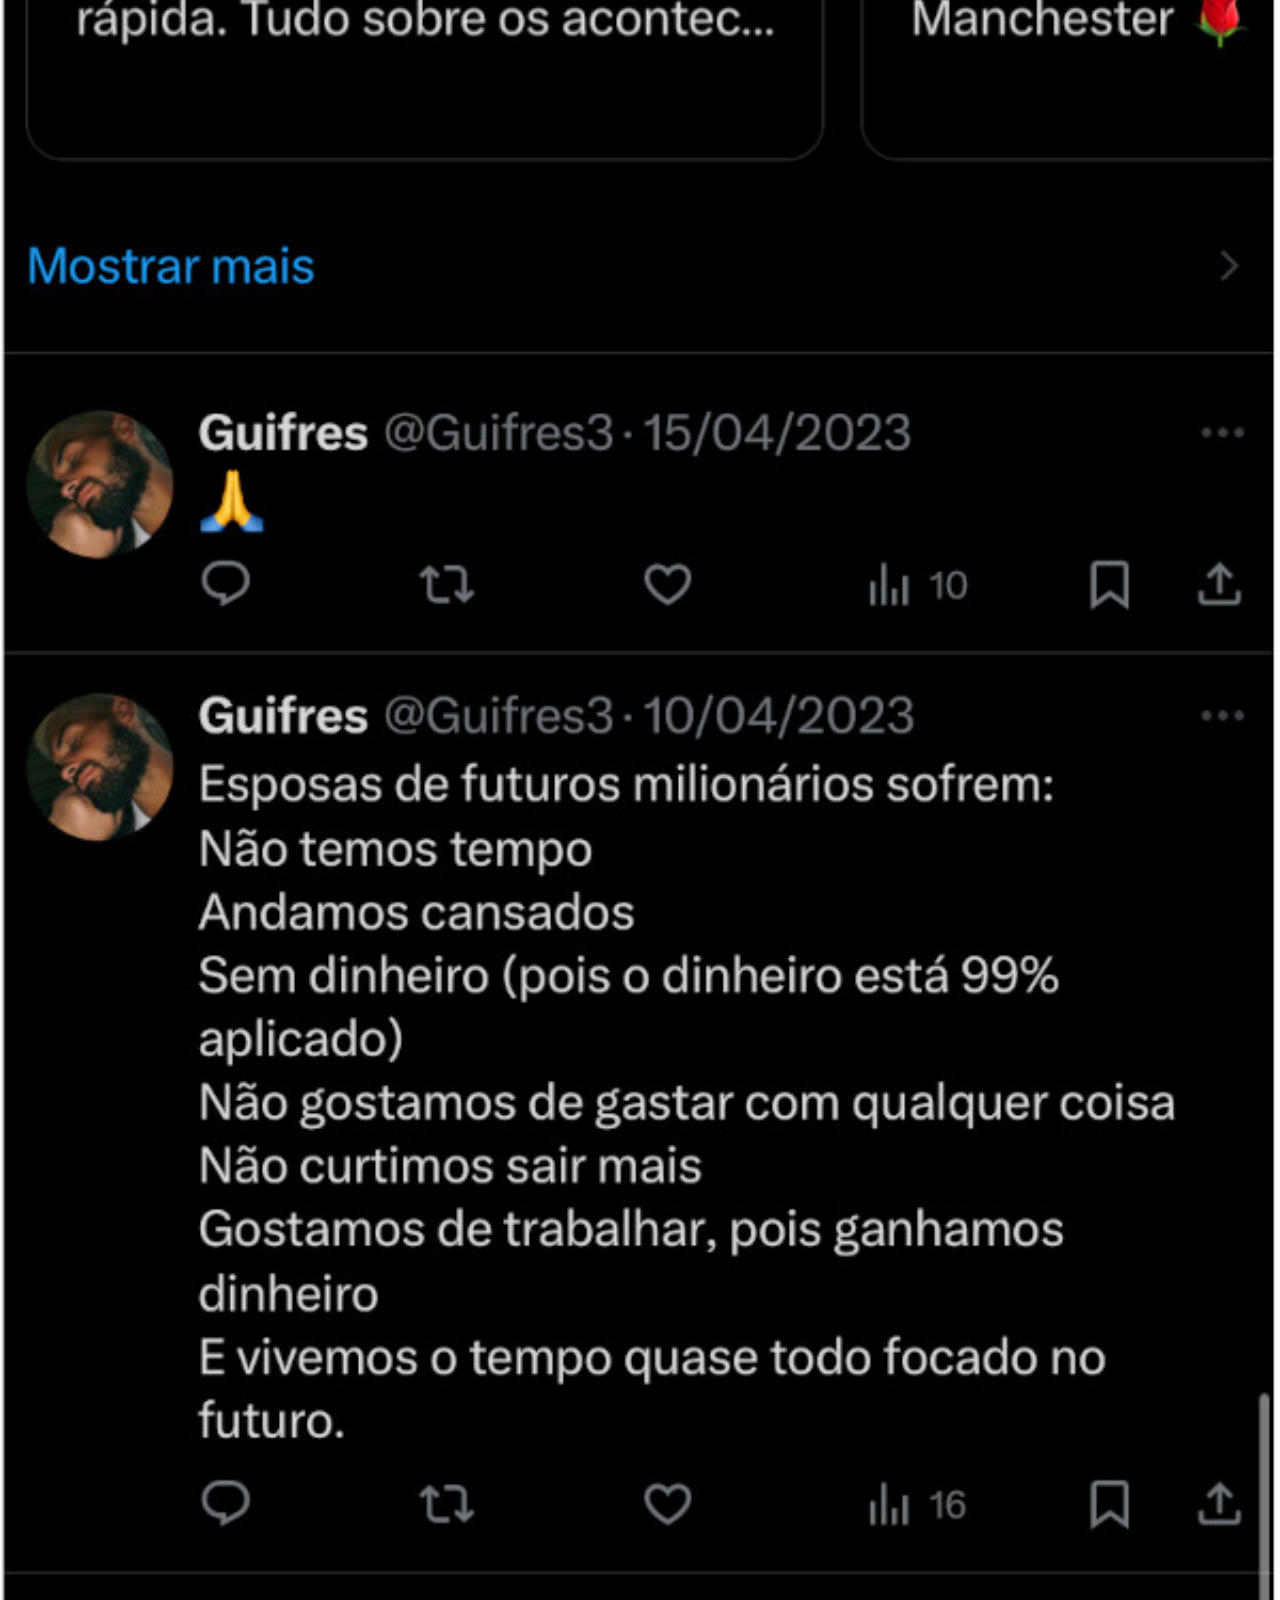
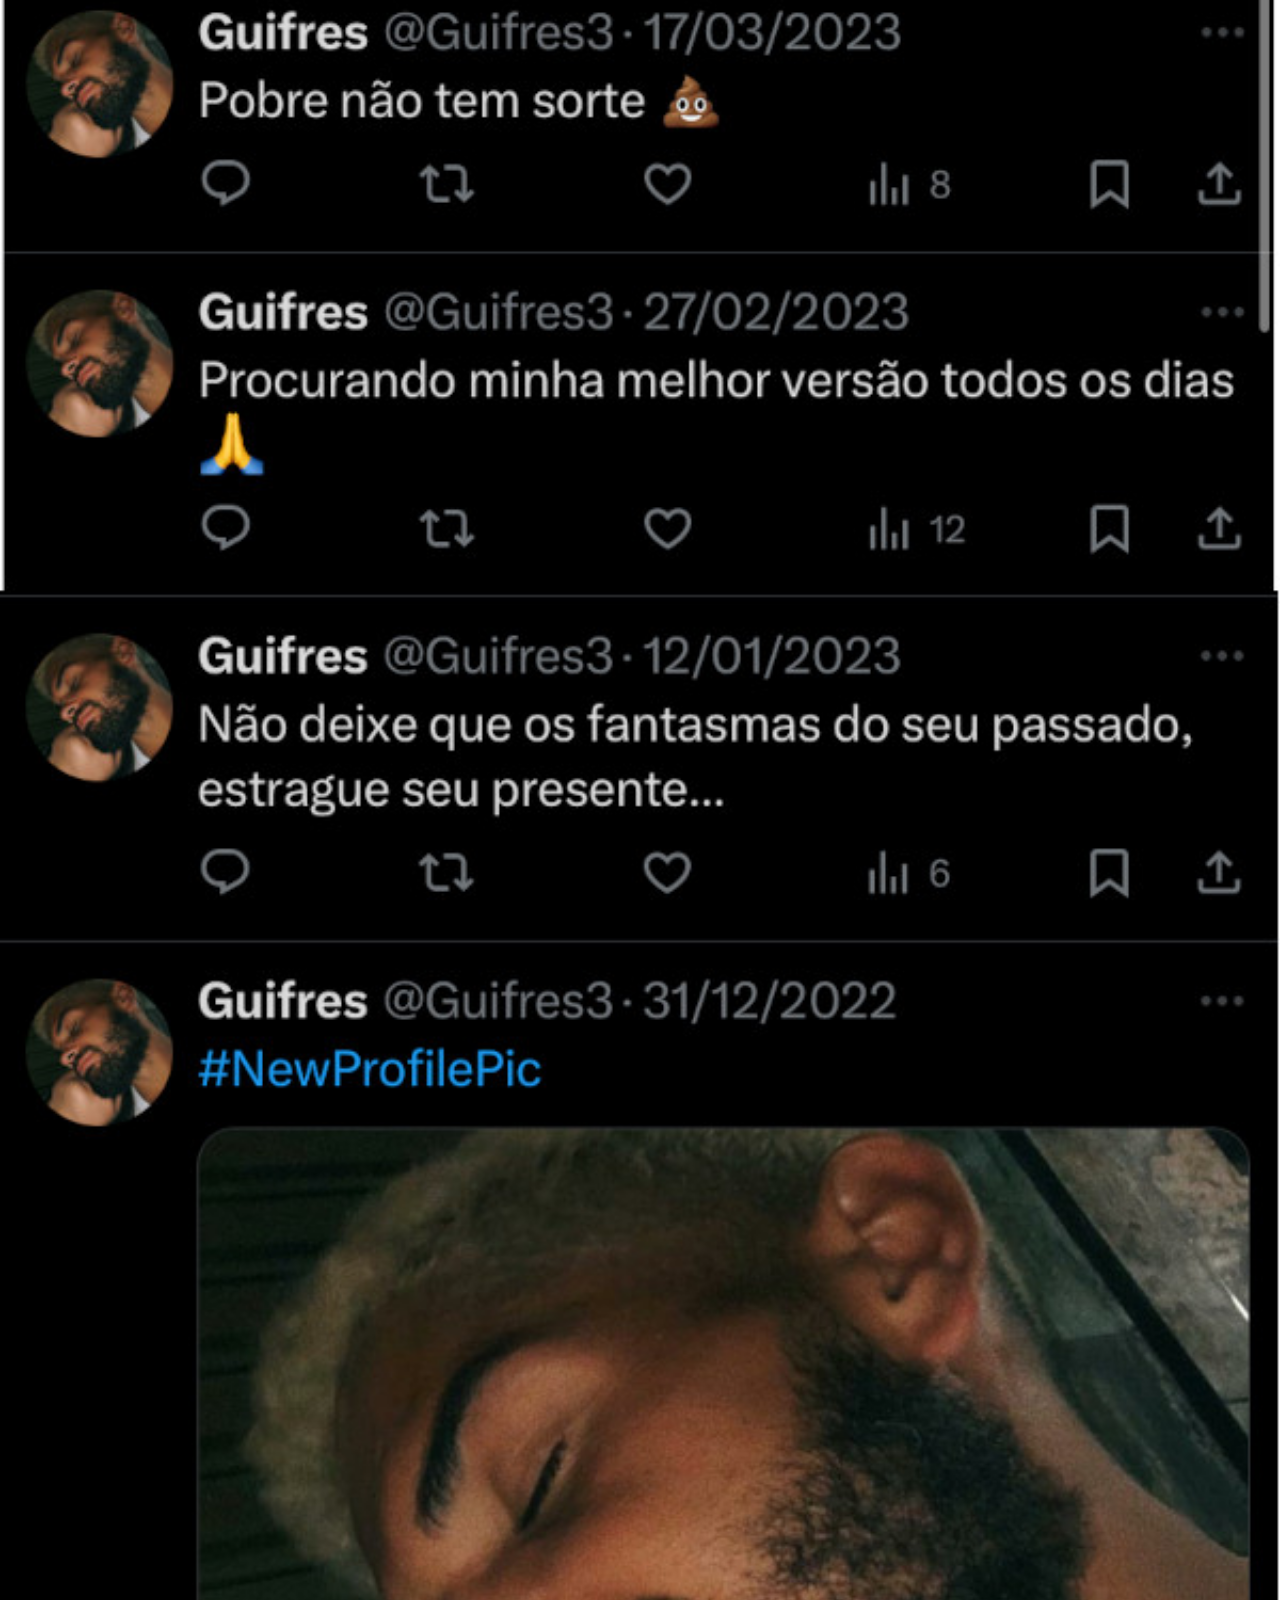
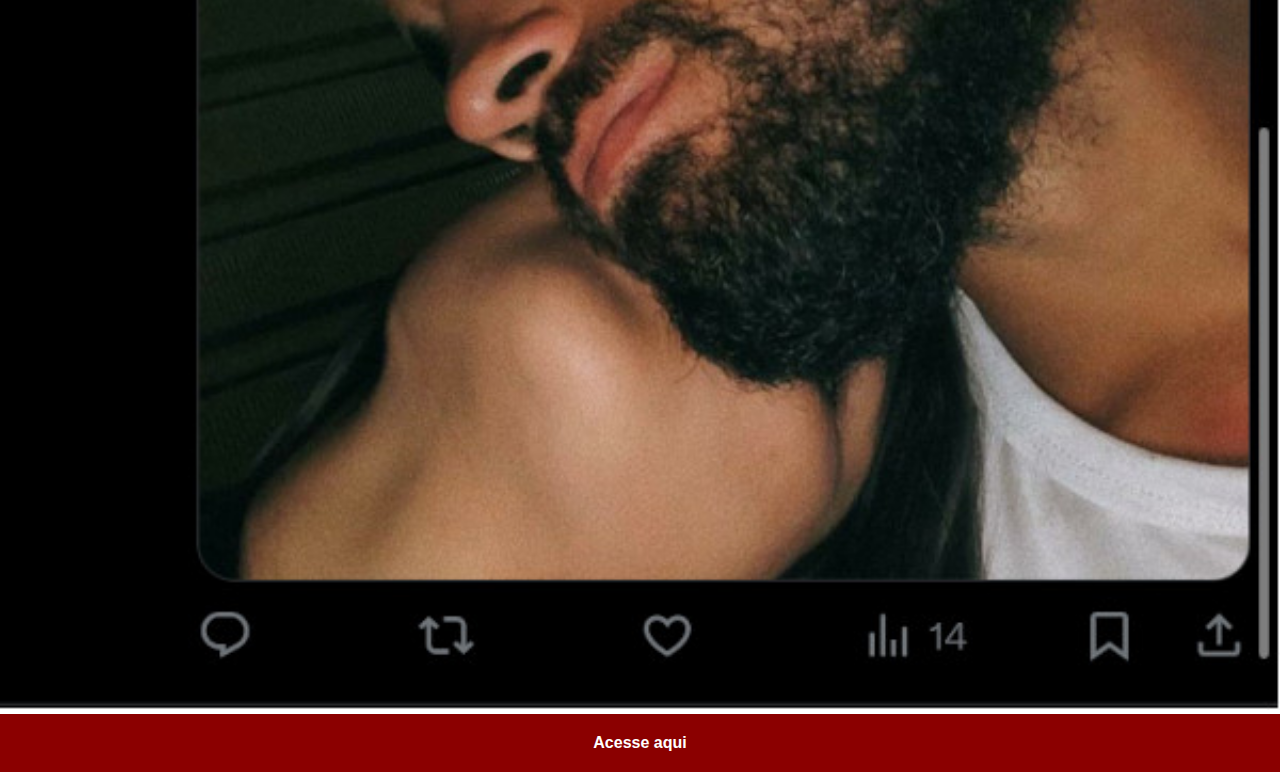
<file: twitter.html>
<!DOCTYPE html>
<html lang="pt-br">
<head>
    <meta charset="UTF-8">
    <meta name="viewport" content="width=device-width, initial-scale=1.0">
    <title>Tela Twitter</title>
    <link rel="stylesheet" href="estilos/social.css">
</head>
<body>
    <img src="imagens/tela-twter.jpg" alt="Twitter">
    <a href="https://x.com/guifres3" target="_blank">Acesse aqui</a>
</body>
</html>
</file>
<file: estilos/style.css>
@charset "UTF-8";

* {
    margin: 0px;
    padding: 0px;
    font-family: Arial, Helvetica, sans-serif;
}


html, body {
    height: 100vh;
    width: 100vw;
    background-color: black;
}

body {
    background: url('../imagens/fundo-madeira.jpg') no-repeat top center;
    background-size: cover;
    background-attachment: fixed;

}

main {
    height: 100vh;
    position: relative;
    
}

section#telefone {
    position: absolute;
    top: 50%;
    left: 50%;
    transform: translate(-50%, -50%);
    
    height: 627px;
    width: 311px;
    background: url('../imagens/frame-iphone.png') no-repeat ;
    
}

iframe#tela {
    position: relative;
    top: 80px;
    left: 22px;
    width: 267px;
    height: 471px;
}

section#redes-sociais {
    text-align: right;

}

section#redes-sociais img {
    width: 50px;
    margin: 10px;
    border-radius: 50%;
    box-shadow: 2px 2px 5px rgba(0, 0, 0, 0.404);
    box-sizing:border-box ;
}

section#redes-sociais img:hover {
    border: 0.5px solid rgba(255, 255, 255, 0.637);
    transform: translate(-3px, -3px);
    box-shadow: 5px 5px 10px rgba(0, 0, 0, 0.671);
    transition: transform .2s, border .3s;
}
</file>
<file: estilos/social.css>
@charset "UTF-8";
* {
    margin: 0px;
    padding: 0px;
    font-family: Arial, Helvetica, sans-serif;
}

::-webkit-scrollbar {
    width: 0px;
    height: 0px;
}
img {
    width: 100vw;


}

a {
    display: block;
    background-color: darkred;
    color: white;
    padding: 20px;
    text-align: center;
    font-weight: bolder;
    text-decoration: none;
}

a:hover {
    background-color: red;
}
</file>
